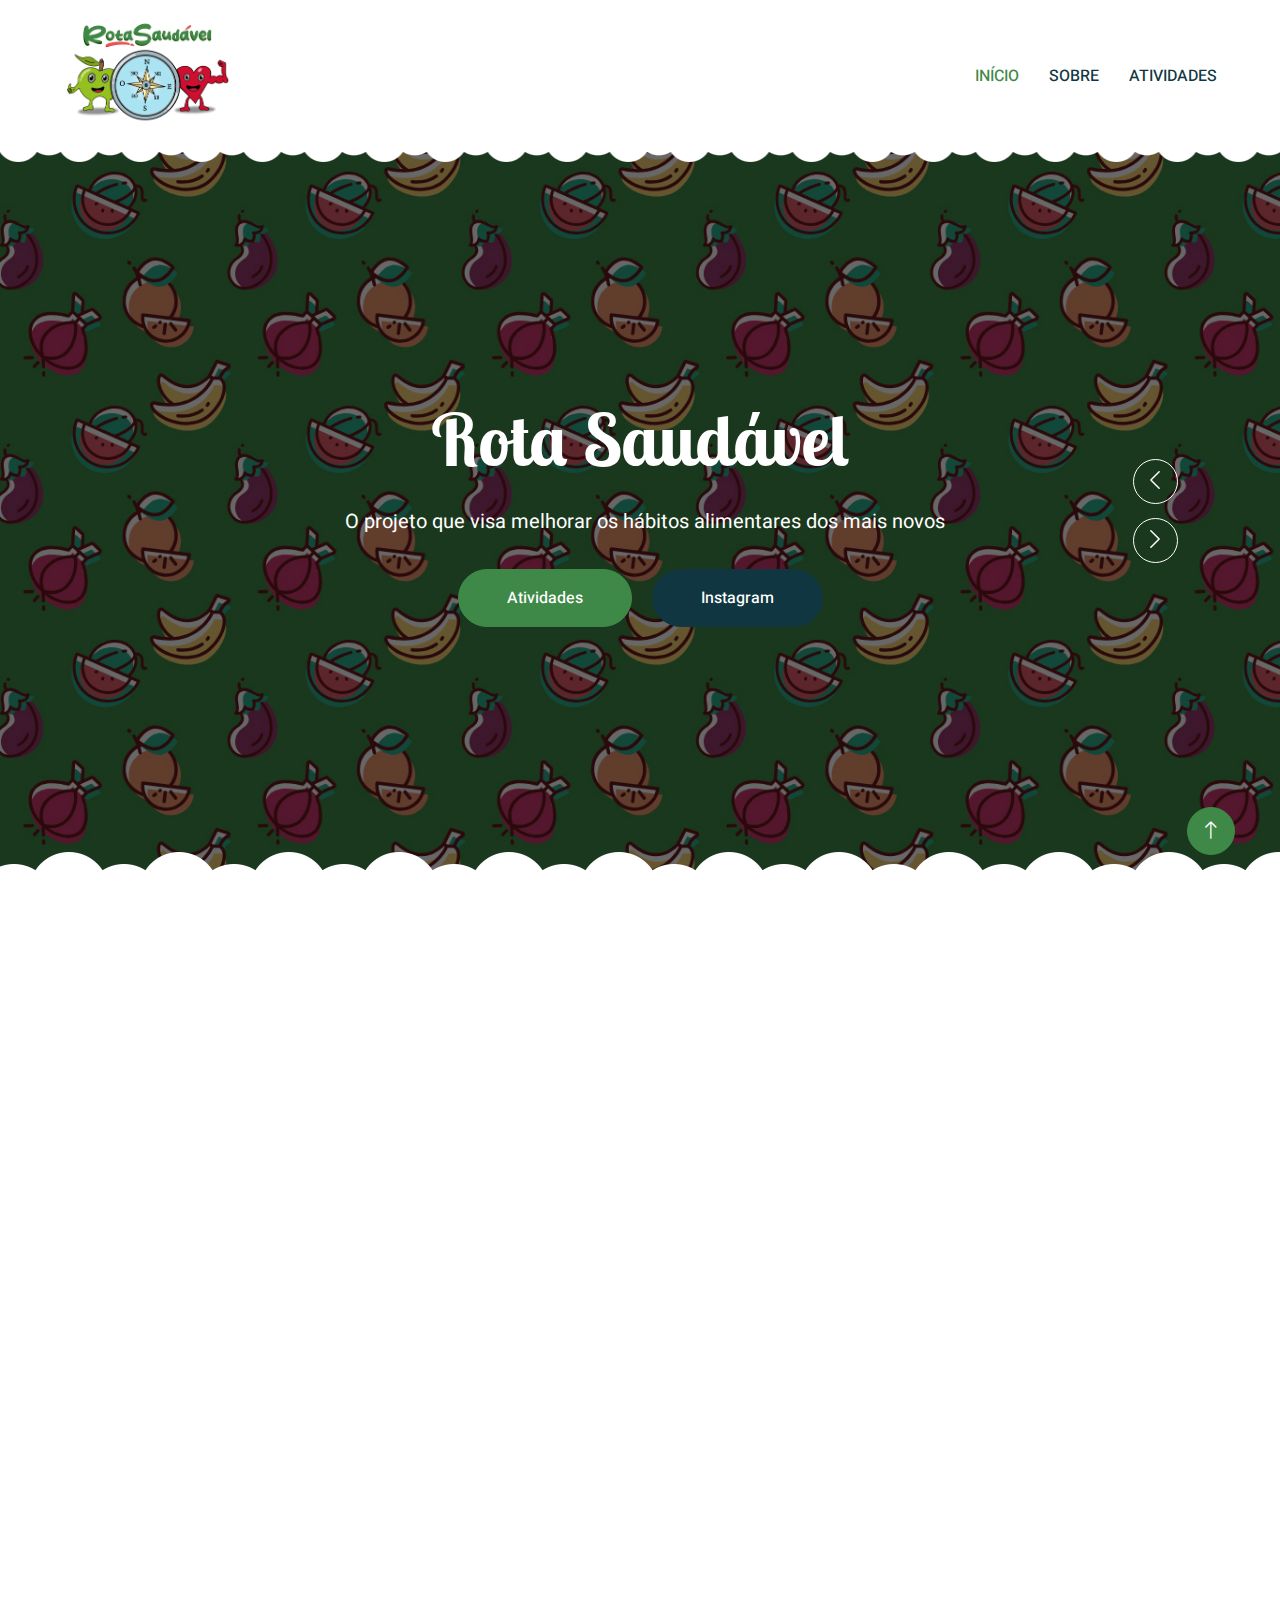
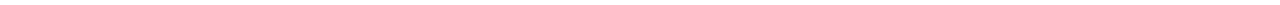
<file: index.html>
<!DOCTYPE html>
<html lang="en">

<head>
    <meta charset="utf-8">
    <title>Rota Saudável</title>
    <meta content="width=device-width, initial-scale=1.0" name="viewport">
    <meta content="" name="keywords">
    <meta content="" name="description">

    <!-- Favicon -->
    <link href="img/favicon.ico" rel="icon">

    <!-- Google Web Fonts -->
    <link rel="preconnect" href="https://fonts.googleapis.com">
    <link rel="preconnect" href="https://fonts.gstatic.com" crossorigin>
    <link href="https://fonts.googleapis.com/css2?family=Heebo:wght@400;500;600&family=Inter:wght@600&family=Lobster+Two:wght@700&display=swap" rel="stylesheet">
    
    <!-- Icon Font Stylesheet -->
    <link href="https://cdnjs.cloudflare.com/ajax/libs/font-awesome/5.10.0/css/all.min.css" rel="stylesheet">
    <link href="https://cdn.jsdelivr.net/npm/bootstrap-icons@1.4.1/font/bootstrap-icons.css" rel="stylesheet">

    <!-- Libraries Stylesheet -->
    <link href="lib/animate/animate.min.css" rel="stylesheet">
    <link href="lib/owlcarousel/assets/owl.carousel.min.css" rel="stylesheet">

    <!-- Customized Bootstrap Stylesheet -->
    <link href="css/bootstrap.min.css" rel="stylesheet">

    <!-- Template Stylesheet -->
    <link href="css/style.css" rel="stylesheet">
</head>

<body>
    <div class="container-xxl bg-white p-0">
        <!-- Spinner Start -->
        <div id="spinner" class="show bg-white position-fixed translate-middle w-100 vh-100 top-50 start-50 d-flex align-items-center justify-content-center">
            <div class="spinner-border text-primary" style="width: 3rem; height: 3rem;" role="status">
                <span class="sr-only">Loading...</span>
            </div>
        </div>
        <!-- Spinner End -->


        <!-- Navbar Start -->
        <nav class="navbar navbar-expand-lg bg-white navbar-light sticky-top px-4 px-lg-5 py-lg-0">
            <a href="index.html" class="navbar-brand">
                <h1 class="m-0 text-primary"><img src="img/LogoRotaSaudavel.png" width="200px"></h1>
            </a>
            <button type="button" class="navbar-toggler" data-bs-toggle="collapse" data-bs-target="#navbarCollapse">
                <span class="navbar-toggler-icon"></span>
            </button>
            <div class="collapse navbar-collapse float-right" id="navbarCollapse">
                <div class="navbar-nav" style="margin-left: auto;">
                    <a href="index.html" class="nav-item nav-link active">INÍCIO</a>
                    <a href="sobre.html" class="nav-item nav-link">SOBRE</a>
                    <a href="atividades.html" class="nav-item nav-link">ATIVIDADES</a>
                </div>
            </div>
        </nav>
        <!-- Navbar End -->


        <!-- Carousel Start -->
        <div class="container-fluid p-0 mb-5">
            <div class="owl-carousel header-carousel position-relative">
                <div class="owl-carousel-item position-relative">
                    <img class="img-fluid" src="img/carousel-1.jpg" alt="">
                    <div class="position-absolute top-0 start-0 w-100 h-100 d-flex align-items-center" style="background: rgba(0, 0, 0, .2);">
                        <div class="container">
                            <div class="row justify-content-center">
                                <div class="col-10 col-lg-8 text-center">
                                    <h1 class="display-2 text-white animated slideInDown mb-4">Rota Saudável</h1>
                                    <p class="fs-5 fw-medium text-white mb-4 pb-2">&ensp;O projeto que visa melhorar os hábitos alimentares dos mais novos</p>
                                    <a href="atividades.html" class="btn btn-primary rounded-pill py-sm-3 px-sm-5 me-3 animated slideInLeft">Atividades</a>
                                    <a href="https://www.instagram.com/rotasaudavel_pt/" target="_blank" class="btn btn-dark rounded-pill py-sm-3 px-sm-5 animated slideInRight">Instagram</a>
                                </div>
                            </div>
                        </div>
                    </div>
                </div>
                <div class="owl-carousel-item position-relative">
                    <img class="img-fluid" src="img/carousel-2.jpg" alt="">
                    <div class="position-absolute top-0 start-0 w-100 h-100 d-flex align-items-center" style="background: rgba(0, 0, 0, .2);">
                        <div class="container">
                            <div class="row justify-content-center">
                                <div class="col-10 col-lg-8 text-center">
                                    <h1 class="display-2 text-white animated slideInDown mb-4">Atividades</h1>
                                    <p class="fs-5 fw-medium text-white mb-4 pb-2">&ensp;A Rota Saudável realiza atividades com o propósito de ajudar crianças a terem conhecimento de hábitos saudáveis através de uma aprendizagem lúdica</p>
                                    <a href="atividades.html" class="btn btn-primary rounded-pill py-sm-3 px-sm-5 me-3 animated slideInLeft">Atividades</a>
                                    <a href="https://www.instagram.com/rotasaudavel_pt/" target="_blank" class="btn btn-dark rounded-pill py-sm-3 px-sm-5 animated slideInRight">Instagram</a>
                                </div>
                            </div>
                        </div>
                    </div>
                </div>
            </div>
        </div>
        <!-- Carousel End -->

        <!-- Facilities Start -->
        <div class="container-xxl py-5">
            <div class="container">
                <div class="text-center mx-auto mb-5 wow fadeInUp" data-wow-delay="0.1s" style="max-width: 600px;">
                    <h1 class="mb-3">Objetivos Principais do Projeto</h1>
                </div>
                <div class="row g-4">
                    <div class="col-lg-3 col-sm-6 wow fadeInUp" data-wow-delay="0.3s">
                        <div class="facility-item">
                            <div class="facility-icon bg-danger">
                                <span class="bg-danger"></span>
                                <i class="fas fa-first-aid fa-3x text-danger"></i>
                                <span class="bg-danger"></span>
                            </div>
                            <div class="facility-text bg-danger">
                                <h3 class="text-danger mb-3">Melhorar o estado nutricional das crianças</h3>
                            </div>
                        </div>
                    </div>
                    <div class="col-lg-3 col-sm-6 wow fadeInUp" data-wow-delay="0.3s">
                        <div class="facility-item">
                            <div class="facility-icon bg-success">
                                <span class="bg-success"></span>
                                <i class="fas fa-carrot fa-3x text-success"></i>
                                <span class="bg-success"></span>
                            </div>
                            <div class="facility-text bg-success">
                                <h3 class="text-success mb-3">Melhorar os hábitos alimentares das crianças</h3>
                            </div>
                        </div>
                    </div>
                    <div class="col-lg-3 col-sm-6 wow fadeInUp" data-wow-delay="0.5s">
                        <div class="facility-item">
                            <div class="facility-icon bg-warning">
                                <span class="bg-warning"></span>
                                <i class="fas fa-chalkboard-teacher fa-3x text-warning"></i>
                                <span class="bg-warning"></span>
                            </div>
                            <div class="facility-text bg-warning">
                                <h3 class="text-warning mb-3">Aprendizagem de forma lúdica</h3>
                            </div>
                        </div>
                    </div>
                    <div class="col-lg-3 col-sm-6 wow fadeInUp" data-wow-delay="0.7s">
                        <div class="facility-item">
                            <div class="facility-icon bg-info">
                                <span class="bg-info"></span>
                                <i class="fas fa-running fa-3x text-info"></i>
                                <span class="bg-info"></span>
                            </div>
                            <div class="facility-text bg-info">
                                <h3 class="text-info mb-3">Promover a atividade física</h3>
                            </div>
                        </div>
                    </div>
                </div>
            </div>
        </div>
        <!-- Facilities End -->

        <!-- Footer Start -->
        <div class="container-fluid bg-dark text-white-50 footer mt-5 wow fadeIn" data-wow-delay="0.1s">
            <div class="container">
                <div class="copyright">
                    <div class="row">
                        <div class="col-md-6 text-center text-md-start mb-3 mb-md-0">
                            &copy; 2024 Rota Saudável. Todos os direitos reservados. 
							<!--/*** This template is free as long as you keep the footer author’s credit link/attribution link/backlink. If you'd like to use the template without the footer author’s credit link/attribution link/backlink, you can purchase the Credit Removal License from "https://htmlcodex.com/credit-removal". Thank you for your support. ***/-->
							Template por <a class="border-bottom" href="https://htmlcodex.com" target="_blank">HTML Codex</a>
                            <br>Feito por: <a class="border-bottom" href="https://github.com/DiogoFerreiraAlves02" target="_blank">Diogo Alves</a> & <a class="border-bottom" href="https://www.instagram.com/brunoalves_40/" target="_blank">Bruno Alves</a>
                        </div>
                    </div>
                </div>
            </div>
        </div>
        <!-- Footer End -->

        <!-- Back to Top -->
        <a href="#" class="btn btn-lg btn-primary btn-lg-square back-to-top"><i class="bi bi-arrow-up"></i></a>
    </div>

    <!-- JavaScript Libraries -->
    <script src="https://code.jquery.com/jquery-3.4.1.min.js"></script>
    <script src="https://cdn.jsdelivr.net/npm/bootstrap@5.0.0/dist/js/bootstrap.bundle.min.js"></script>
    <script src="lib/wow/wow.min.js"></script>
    <script src="lib/easing/easing.min.js"></script>
    <script src="lib/waypoints/waypoints.min.js"></script>
    <script src="lib/owlcarousel/owl.carousel.min.js"></script>

    <!-- Template Javascript -->
    <script src="js/main.js"></script>
</body>

</html>
</file>
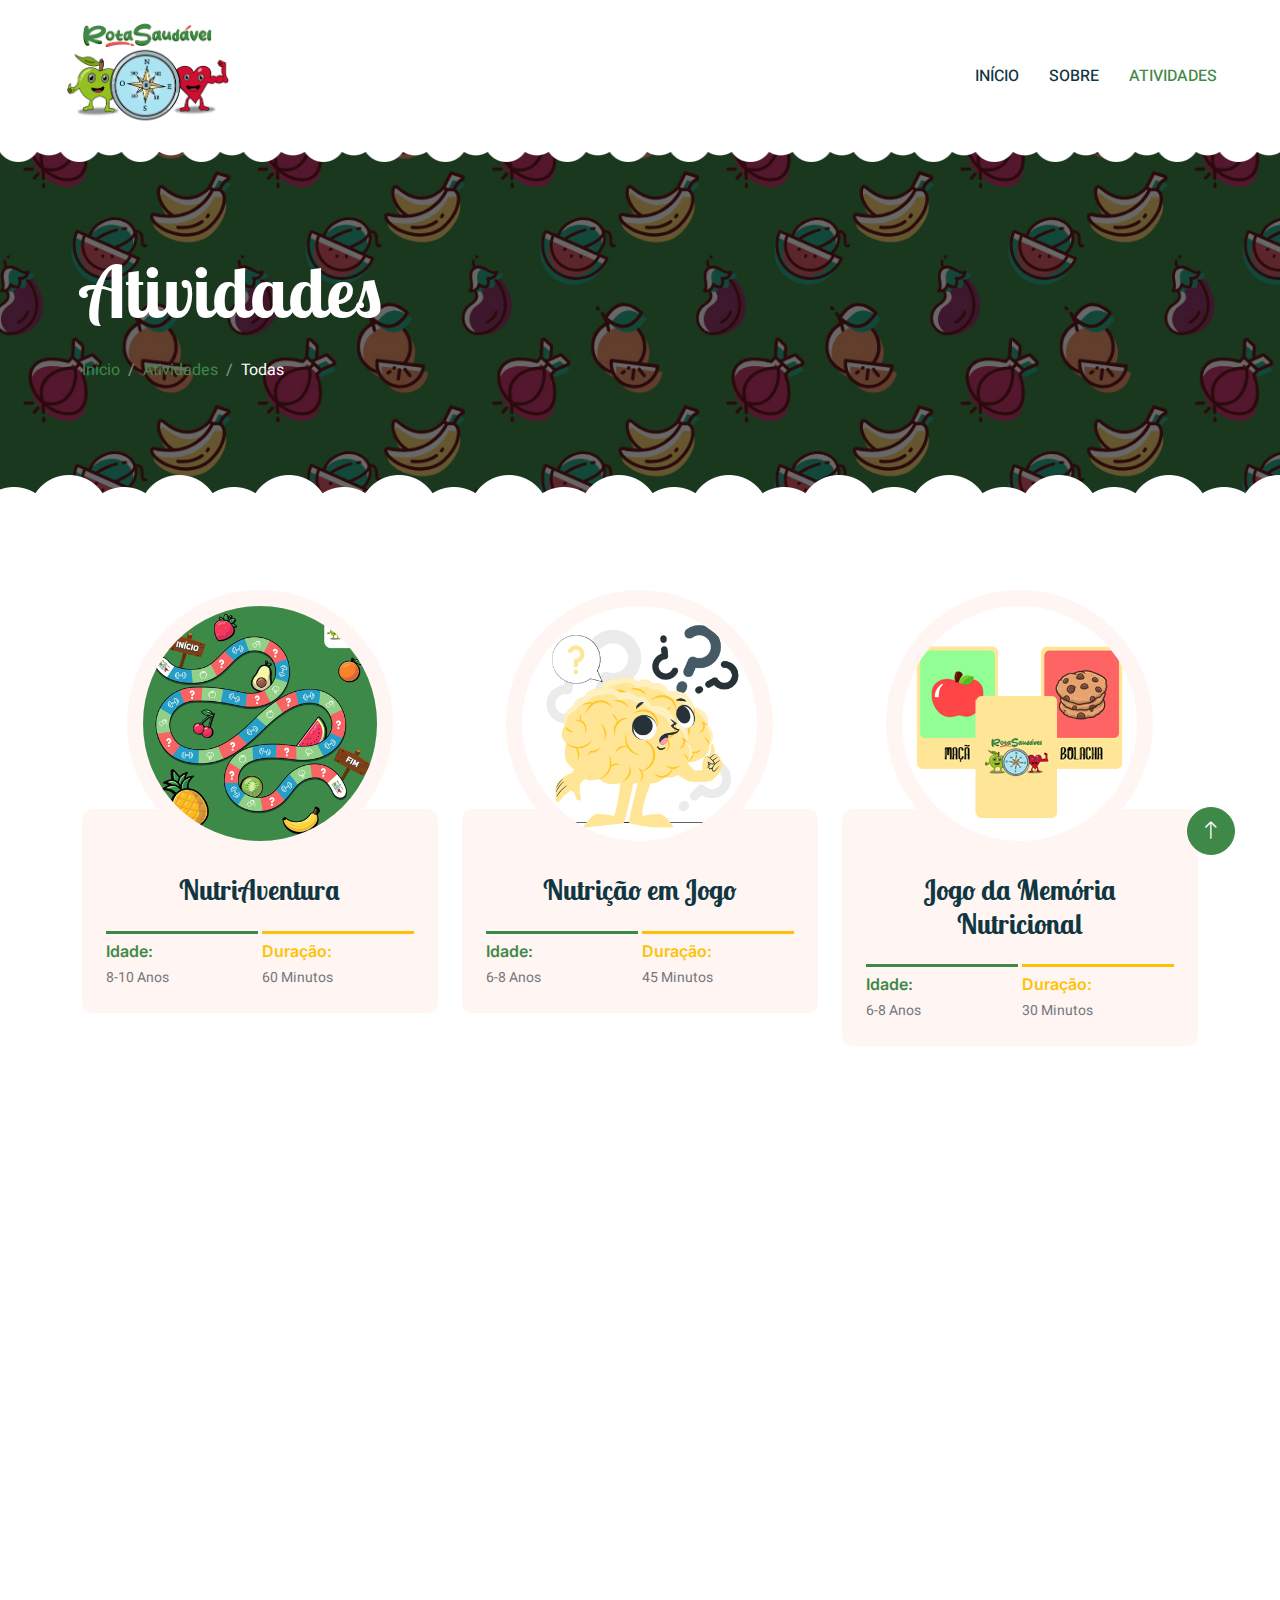
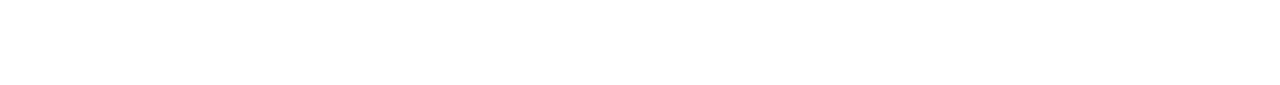
<file: atividades.html>
<!DOCTYPE html>
<html lang="en">

<head>
    <meta charset="utf-8">
    <title>Rota Saudável - Atividades</title>
    <meta content="width=device-width, initial-scale=1.0" name="viewport">
    <meta content="" name="keywords">
    <meta content="" name="description">

    <!-- Favicon -->
    <link href="img/favicon.ico" rel="icon">

    <!-- Google Web Fonts -->
    <link rel="preconnect" href="https://fonts.googleapis.com">
    <link rel="preconnect" href="https://fonts.gstatic.com" crossorigin>
    <link href="https://fonts.googleapis.com/css2?family=Heebo:wght@400;500;600&family=Inter:wght@600&family=Lobster+Two:wght@700&display=swap" rel="stylesheet">
    
    <!-- Icon Font Stylesheet -->
    <link href="https://cdnjs.cloudflare.com/ajax/libs/font-awesome/5.10.0/css/all.min.css" rel="stylesheet">
    <link href="https://cdn.jsdelivr.net/npm/bootstrap-icons@1.4.1/font/bootstrap-icons.css" rel="stylesheet">

    <!-- Libraries Stylesheet -->
    <link href="lib/animate/animate.min.css" rel="stylesheet">
    <link href="lib/owlcarousel/assets/owl.carousel.min.css" rel="stylesheet">

    <!-- Customized Bootstrap Stylesheet -->
    <link href="css/bootstrap.min.css" rel="stylesheet">

    <!-- Template Stylesheet -->
    <link href="css/style.css" rel="stylesheet">
</head>

<body>
    <div class="container-xxl bg-white p-0">
        <!-- Spinner Start -->
        <div id="spinner" class="show bg-white position-fixed translate-middle w-100 vh-100 top-50 start-50 d-flex align-items-center justify-content-center">
            <div class="spinner-border text-primary" style="width: 3rem; height: 3rem;" role="status">
                <span class="sr-only">Loading...</span>
            </div>
        </div>
        <!-- Spinner End -->


        <!-- Navbar Start -->
        <nav class="navbar navbar-expand-lg bg-white navbar-light sticky-top px-4 px-lg-5 py-lg-0">
            <a href="index.html" class="navbar-brand">
                <h1 class="m-0 text-primary"><img src="img/LogoRotaSaudavel.png" width="200px"></h1>
            </a>
            <button type="button" class="navbar-toggler" data-bs-toggle="collapse" data-bs-target="#navbarCollapse">
                <span class="navbar-toggler-icon"></span>
            </button>
            <div class="collapse navbar-collapse float-right" id="navbarCollapse">
                <div class="navbar-nav" style="margin-left: auto;">
                    <a href="index.html" class="nav-item nav-link">INÍCIO</a>
                    <a href="sobre.html" class="nav-item nav-link">SOBRE</a>
                    <a href="atividades.html" class="nav-item nav-link active">ATIVIDADES</a>
                </div>
            </div>
        </nav>
        <!-- Navbar End -->

        <!-- Page Header End -->
        <div class="container-xxl py-5 page-header position-relative mb-5">
            <div class="container py-5">
                <h1 class="display-2 text-white animated slideInDown mb-4">Atividades</h1>
                <nav aria-label="breadcrumb animated slideInDown">
                    <ol class="breadcrumb">
                        <li class="breadcrumb-item"><a href="index.html">Início</a></li>
                        <li class="breadcrumb-item"><a href="atividades.html">Atividades</a></li>
                        <li class="breadcrumb-item text-white active" aria-current="page">Todas</li>
                    </ol>
                </nav>
            </div>
        </div>
        <!-- Page Header End -->

        <!-- Classes Start -->
        <div class="container-xxl py-5">
            <div class="container">
                <div class="row g-4">
                    <div class="col-lg-4 col-md-6 wow fadeInUp" data-wow-delay="0.1s">
                        <div class="classes-item">
                            <div class="bg-light rounded-circle w-75 mx-auto p-3">
                                <img class="img-fluid rounded-circle" src="img/atividades-6.png" alt="">
                            </div>
                            <div class="bg-light rounded p-4 pt-5 mt-n5">
                                <a class="d-block text-center h3 mt-3 mb-4" href="nutriaventura.html">NutriAventura</a>
                                <div class="row g-1">
                                    <div class="col-6">
                                        <div class="border-top border-3 border-primary pt-2">
                                            <h6 class="text-primary mb-1">Idade:</h6>
                                            <small>8-10 Anos</small>
                                        </div>
                                    </div>
                                    <div class="col-6">
                                        <div class="border-top border-3 border-warning pt-2">
                                            <h6 class="text-warning mb-1">Duração:</h6>
                                            <small>60 Minutos</small>
                                        </div>
                                    </div>
                                </div>
                            </div>
                        </div>
                    </div>
                    <div class="col-lg-4 col-md-6 wow fadeInUp" data-wow-delay="0.1s">
                        <div class="classes-item">
                            <div class="bg-light rounded-circle w-75 mx-auto p-3">
                                <img class="img-fluid rounded-circle" src="img/atividades-4.png" alt="">
                            </div>
                            <div class="bg-light rounded p-4 pt-5 mt-n5">
                                <a class="d-block text-center h3 mt-3 mb-4" href="nutricaoemjogo.html">Nutrição em Jogo</a>
                                <div class="row g-1">
                                    <div class="col-6">
                                        <div class="border-top border-3 border-primary pt-2">
                                            <h6 class="text-primary mb-1">Idade:</h6>
                                            <small>6-8 Anos</small>
                                        </div>
                                    </div>
                                    <div class="col-6">
                                        <div class="border-top border-3 border-warning pt-2">
                                            <h6 class="text-warning mb-1">Duração:</h6>
                                            <small>45 Minutos</small>
                                        </div>
                                    </div>
                                </div>
                            </div>
                        </div>
                    </div>
                    <div class="col-lg-4 col-md-6 wow fadeInUp" data-wow-delay="0.1s">
                        <div class="classes-item">
                            <div class="bg-light rounded-circle w-75 mx-auto p-3">
                                <img class="img-fluid rounded-circle" src="img/atividades-5.png" alt="">
                            </div>
                            <div class="bg-light rounded p-4 pt-5 mt-n5">
                                <a class="d-block text-center h3 mt-3 mb-4" href="jogomemoria.html">Jogo da Memória Nutricional</a>
                                <div class="row g-1">
                                    <div class="col-6">
                                        <div class="border-top border-3 border-primary pt-2">
                                            <h6 class="text-primary mb-1">Idade:</h6>
                                            <small>6-8 Anos</small>
                                        </div>
                                    </div>
                                    <div class="col-6">
                                        <div class="border-top border-3 border-warning pt-2">
                                            <h6 class="text-warning mb-1">Duração:</h6>
                                            <small>30 Minutos</small>
                                        </div>
                                    </div>
                                </div>
                            </div>
                        </div>
                    </div>
                    <div class="col-lg-4 col-md-6 wow fadeInUp" data-wow-delay="0.1s">
                        <div class="classes-item">
                            <div class="bg-light rounded-circle w-75 mx-auto p-3">
                                <img class="img-fluid rounded-circle" src="img/atividades-2.png">
                            </div>
                            <div class="bg-light rounded p-4 pt-5 mt-n5">
                                <a class="d-block text-center h3 mt-3 mb-4" href="cultivandosabores.html">Cultivando Sabores</a>
                                <div class="row g-1">
                                    <div class="col-6">
                                        <div class="border-top border-3 border-primary pt-2">
                                            <h6 class="text-primary mb-1">Idade:</h6>
                                            <small>6-10 Anos</small>
                                        </div>
                                    </div>
                                    <div class="col-6">
                                        <div class="border-top border-3 border-warning pt-2">
                                            <h6 class="text-warning mb-1">Duração:</h6>
                                            <small>45 Minutos</small>
                                        </div>
                                    </div>
                                </div>
                            </div>
                        </div>
                    </div>
                    <div class="col-lg-4 col-md-6 wow fadeInUp" data-wow-delay="0.1s">
                        <div class="classes-item">
                            <div class="bg-light rounded-circle w-75 mx-auto p-3">
                                <img class="img-fluid rounded-circle" src="img/atividades-3.png" alt="">
                            </div>
                            <div class="bg-light rounded p-4 pt-5 mt-n5">
                                <a class="d-block text-center h3 mt-3 mb-4" href="saboresocultos.html">Sabores Ocultos</a>
                                <div class="row g-1">
                                    <div class="col-6">
                                        <div class="border-top border-3 border-primary pt-2">
                                            <h6 class="text-primary mb-1">Idade:</h6>
                                            <small>6-10 Anos</small>
                                        </div>
                                    </div>
                                    <div class="col-6">
                                        <div class="border-top border-3 border-warning pt-2">
                                            <h6 class="text-warning mb-1">Duração:</h6>
                                            <small>30 Minutos</small>
                                        </div>
                                    </div>
                                </div>
                            </div>
                        </div>
                    </div>
                    <div class="col-lg-4 col-md-6 wow fadeInUp" data-wow-delay="0.1s">
                        <div class="classes-item">
                            <div class="bg-light rounded-circle w-75 mx-auto p-3">
                                <img class="img-fluid rounded-circle" src="img/atividades-1.png" alt="">
                            </div>
                            <div class="bg-light rounded p-4 pt-5 mt-n5">
                                <a class="d-block text-center h3 mt-3 mb-4" href="snacksdobem.html">Snacks do Bem</a>
                                <div class="row g-1">
                                    <div class="col-6">
                                        <div class="border-top border-3 border-primary pt-2">
                                            <h6 class="text-primary mb-1">Idade:</h6>
                                            <small>6-10 Anos</small>
                                        </div>
                                    </div>
                                    <div class="col-6">
                                        <div class="border-top border-3 border-warning pt-2">
                                            <h6 class="text-warning mb-1">Duração:</h6>
                                            <small>45 Minutos</small>
                                        </div>
                                    </div>
                                </div>
                            </div>
                        </div>
                    </div>

                </div>
            </div>
        </div>
        <!-- Classes End -->

        <!-- Footer Start -->
        <div class="container-fluid bg-dark text-white-50 footer mt-5 wow fadeIn" data-wow-delay="0.1s">
            <div class="container">
                <div class="copyright">
                    <div class="row">
                        <div class="col-md-6 text-center text-md-start mb-3 mb-md-0">
                            &copy; 2024 Rota Saudável. Todos os direitos reservados. 
							<!--/*** This template is free as long as you keep the footer author’s credit link/attribution link/backlink. If you'd like to use the template without the footer author’s credit link/attribution link/backlink, you can purchase the Credit Removal License from "https://htmlcodex.com/credit-removal". Thank you for your support. ***/-->
							Template por <a class="border-bottom" href="https://htmlcodex.com" target="_blank">HTML Codex</a>
                            <br>Feito por: <a class="border-bottom" href="https://github.com/DiogoFerreiraAlves02" target="_blank">Diogo Alves</a> & <a class="border-bottom" href="https://www.instagram.com/brunoalves_40/" target="_blank">Bruno Alves</a>
                        </div>
                    </div>
                </div>
            </div>
        </div>
        <!-- Footer End -->

        <!-- Back to Top -->
        <a href="#" class="btn btn-lg btn-primary btn-lg-square back-to-top"><i class="bi bi-arrow-up"></i></a>
    </div>

    <!-- JavaScript Libraries -->
    <script src="https://code.jquery.com/jquery-3.4.1.min.js"></script>
    <script src="https://cdn.jsdelivr.net/npm/bootstrap@5.0.0/dist/js/bootstrap.bundle.min.js"></script>
    <script src="lib/wow/wow.min.js"></script>
    <script src="lib/easing/easing.min.js"></script>
    <script src="lib/waypoints/waypoints.min.js"></script>
    <script src="lib/owlcarousel/owl.carousel.min.js"></script>

    <!-- Template Javascript -->
    <script src="js/main.js"></script>
</body>

</html>
</file>
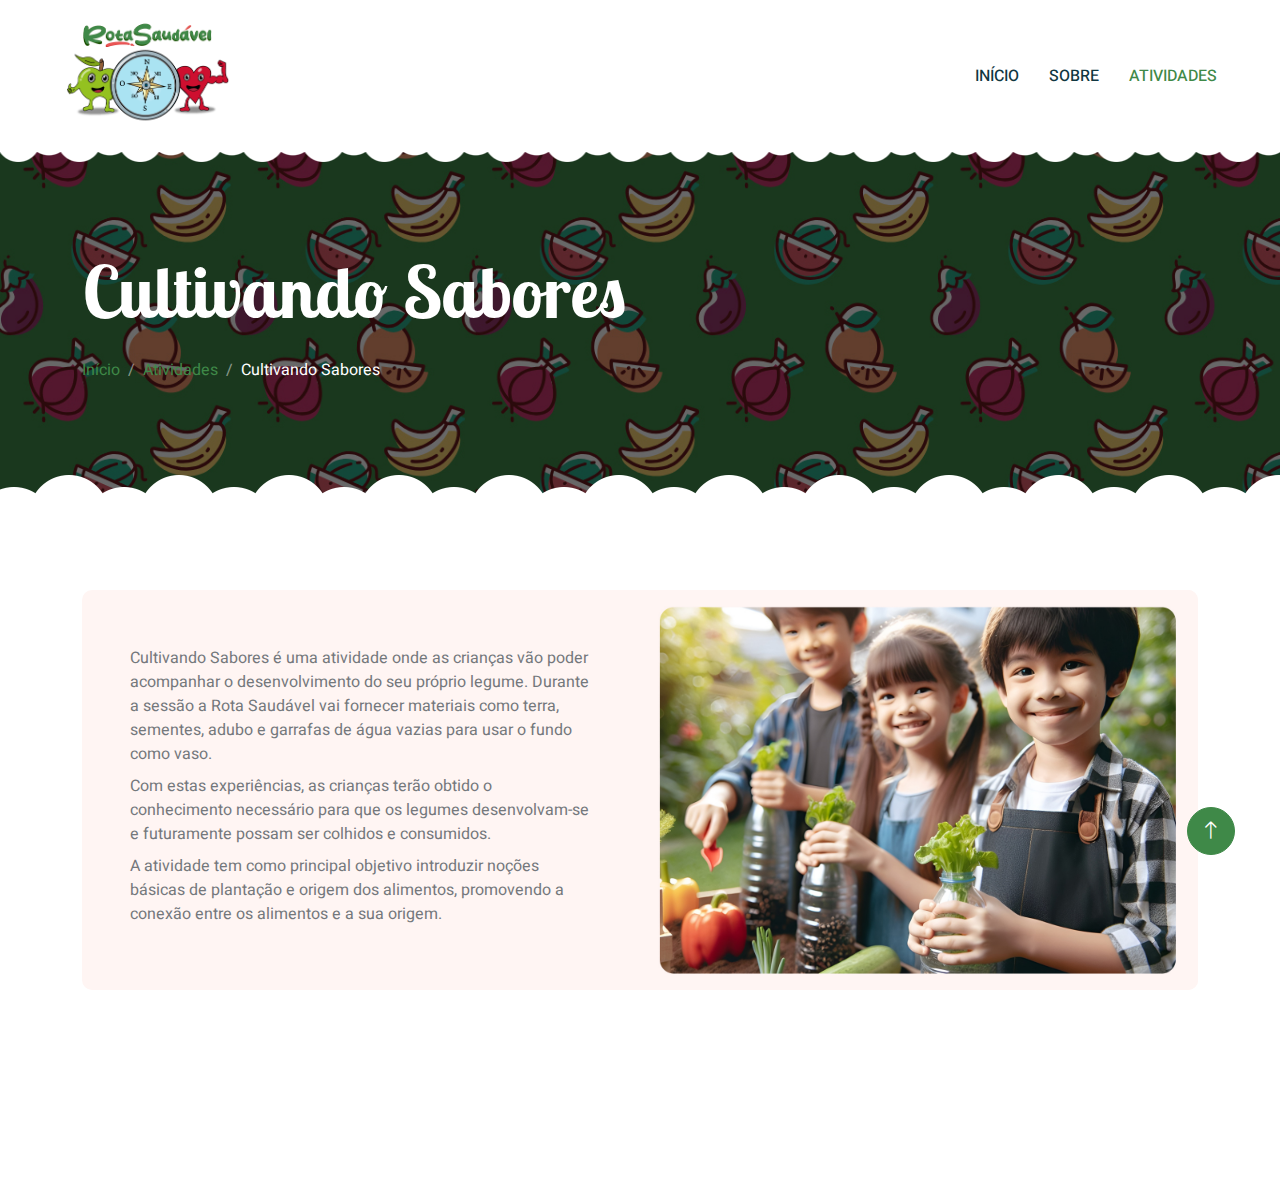
<file: cultivandosabores.html>
<!DOCTYPE html>
<html lang="en">

<head>
    <meta charset="utf-8">
    <title>Rota Saudável - Cultivando Sabores</title>
    <meta content="width=device-width, initial-scale=1.0" name="viewport">
    <meta content="" name="keywords">
    <meta content="" name="description">

    <!-- Favicon -->
    <link href="img/favicon.ico" rel="icon">

    <!-- Google Web Fonts -->
    <link rel="preconnect" href="https://fonts.googleapis.com">
    <link rel="preconnect" href="https://fonts.gstatic.com" crossorigin>
    <link href="https://fonts.googleapis.com/css2?family=Heebo:wght@400;500;600&family=Inter:wght@600&family=Lobster+Two:wght@700&display=swap" rel="stylesheet">
    
    <!-- Icon Font Stylesheet -->
    <link href="https://cdnjs.cloudflare.com/ajax/libs/font-awesome/5.10.0/css/all.min.css" rel="stylesheet">
    <link href="https://cdn.jsdelivr.net/npm/bootstrap-icons@1.4.1/font/bootstrap-icons.css" rel="stylesheet">

    <!-- Libraries Stylesheet -->
    <link href="lib/animate/animate.min.css" rel="stylesheet">
    <link href="lib/owlcarousel/assets/owl.carousel.min.css" rel="stylesheet">

    <!-- Customized Bootstrap Stylesheet -->
    <link href="css/bootstrap.min.css" rel="stylesheet">

    <!-- Template Stylesheet -->
    <link href="css/style.css" rel="stylesheet">
</head>

<body>
    <div class="container-xxl bg-white p-0">
        <!-- Spinner Start -->
        <div id="spinner" class="show bg-white position-fixed translate-middle w-100 vh-100 top-50 start-50 d-flex align-items-center justify-content-center">
            <div class="spinner-border text-primary" style="width: 3rem; height: 3rem;" role="status">
                <span class="sr-only">Loading...</span>
            </div>
        </div>
        <!-- Spinner End -->


        <!-- Navbar Start -->
        <nav class="navbar navbar-expand-lg bg-white navbar-light sticky-top px-4 px-lg-5 py-lg-0">
            <a href="index.html" class="navbar-brand">
                <h1 class="m-0 text-primary"><img src="img/LogoRotaSaudavel.png" width="200px"></h1>
            </a>
            <button type="button" class="navbar-toggler" data-bs-toggle="collapse" data-bs-target="#navbarCollapse">
                <span class="navbar-toggler-icon"></span>
            </button>
            <div class="collapse navbar-collapse float-right" id="navbarCollapse">
                <div class="navbar-nav" style="margin-left: auto;">
                    <a href="index.html" class="nav-item nav-link">INÍCIO</a>
                    <a href="sobre.html" class="nav-item nav-link">SOBRE</a>
                    <a href="atividades.html" class="nav-item nav-link active">ATIVIDADES</a>
                </div>
            </div>
        </nav>
        <!-- Navbar End -->

        <!-- Page Header End -->
        <div class="container-xxl py-5 page-header position-relative mb-5">
            <div class="container py-5">
                <h1 class="display-2 text-white animated slideInDown mb-4">Cultivando Sabores</h1>
                <nav aria-label="breadcrumb animated slideInDown">
                    <ol class="breadcrumb">
                        <li class="breadcrumb-item"><a href="index.html">Início</a></li>
                        <li class="breadcrumb-item"><a href="atividades.html">Atividades</a></li>
                        <li class="breadcrumb-item text-white active" aria-current="page">Cultivando Sabores</li>
                    </ol>
                </nav>
            </div>
        </div>
        <!-- Page Header End -->

        <!-- Call To Action Start -->
        <div class="container-xxl py-5">
            <div class="container">
                <div class="bg-light rounded">
                    <div class="row g-0">
                        <div class="col-lg-6 wow fadeIn" data-wow-delay="0.5s">
                            <div class="h-100 d-flex flex-column justify-content-center p-5">
                                <p class="mb-2 text-justify">Cultivando Sabores é uma atividade onde as crianças vão poder acompanhar o desenvolvimento do seu próprio legume. Durante a sessão a Rota Saudável vai fornecer materiais como terra, sementes, adubo e garrafas de água vazias para usar o fundo como vaso. 
                                </p>
                                <p class="mb-2 text-justify">
                                    Com estas experiências, as crianças terão obtido o conhecimento necessário para que os legumes desenvolvam-se e futuramente possam ser colhidos e consumidos.
                                </p>
                                <p class="mb-2 text-justify">
                                    A atividade tem como principal objetivo introduzir noções básicas de plantação e origem dos alimentos, promovendo a conexão entre os alimentos e a sua origem.
                                </p>
                            </div>
                        </div>
                        <div class="col-lg-6 wow fadeIn" data-wow-delay="0.1s" style="min-height: 400px;">
                            <div class="position-relative h-100">
                                <img class="position-absolute w-100 h-100 rounded" src="img/cultivandosabores.jpg" style="object-fit: cover;">
                            </div>
                        </div>
                    </div>
                </div>
            </div>
        </div>
        <!-- Call To Action End -->

        <!-- Footer Start -->
        <div class="container-fluid bg-dark text-white-50 footer mt-5 wow fadeIn" data-wow-delay="0.1s">
            <div class="container">
                <div class="copyright">
                    <div class="row">
                        <div class="col-md-6 text-center text-md-start mb-3 mb-md-0">
                            &copy; 2024 Rota Saudável. Todos os direitos reservados. 
							<!--/*** This template is free as long as you keep the footer author’s credit link/attribution link/backlink. If you'd like to use the template without the footer author’s credit link/attribution link/backlink, you can purchase the Credit Removal License from "https://htmlcodex.com/credit-removal". Thank you for your support. ***/-->
							Template por <a class="border-bottom" href="https://htmlcodex.com" target="_blank">HTML Codex</a>
                            <br>Feito por: <a class="border-bottom" href="https://github.com/DiogoFerreiraAlves02" target="_blank">Diogo Alves</a> & <a class="border-bottom" href="https://www.instagram.com/brunoalves_40/" target="_blank">Bruno Alves</a>
                        </div>
                    </div>
                </div>
            </div>
        </div>
        <!-- Footer End -->

        <!-- Back to Top -->
        <a href="#" class="btn btn-lg btn-primary btn-lg-square back-to-top"><i class="bi bi-arrow-up"></i></a>
    </div>

    <!-- JavaScript Libraries -->
    <script src="https://code.jquery.com/jquery-3.4.1.min.js"></script>
    <script src="https://cdn.jsdelivr.net/npm/bootstrap@5.0.0/dist/js/bootstrap.bundle.min.js"></script>
    <script src="lib/wow/wow.min.js"></script>
    <script src="lib/easing/easing.min.js"></script>
    <script src="lib/waypoints/waypoints.min.js"></script>
    <script src="lib/owlcarousel/owl.carousel.min.js"></script>

    <!-- Template Javascript -->
    <script src="js/main.js"></script>
</body>

</html>
</file>
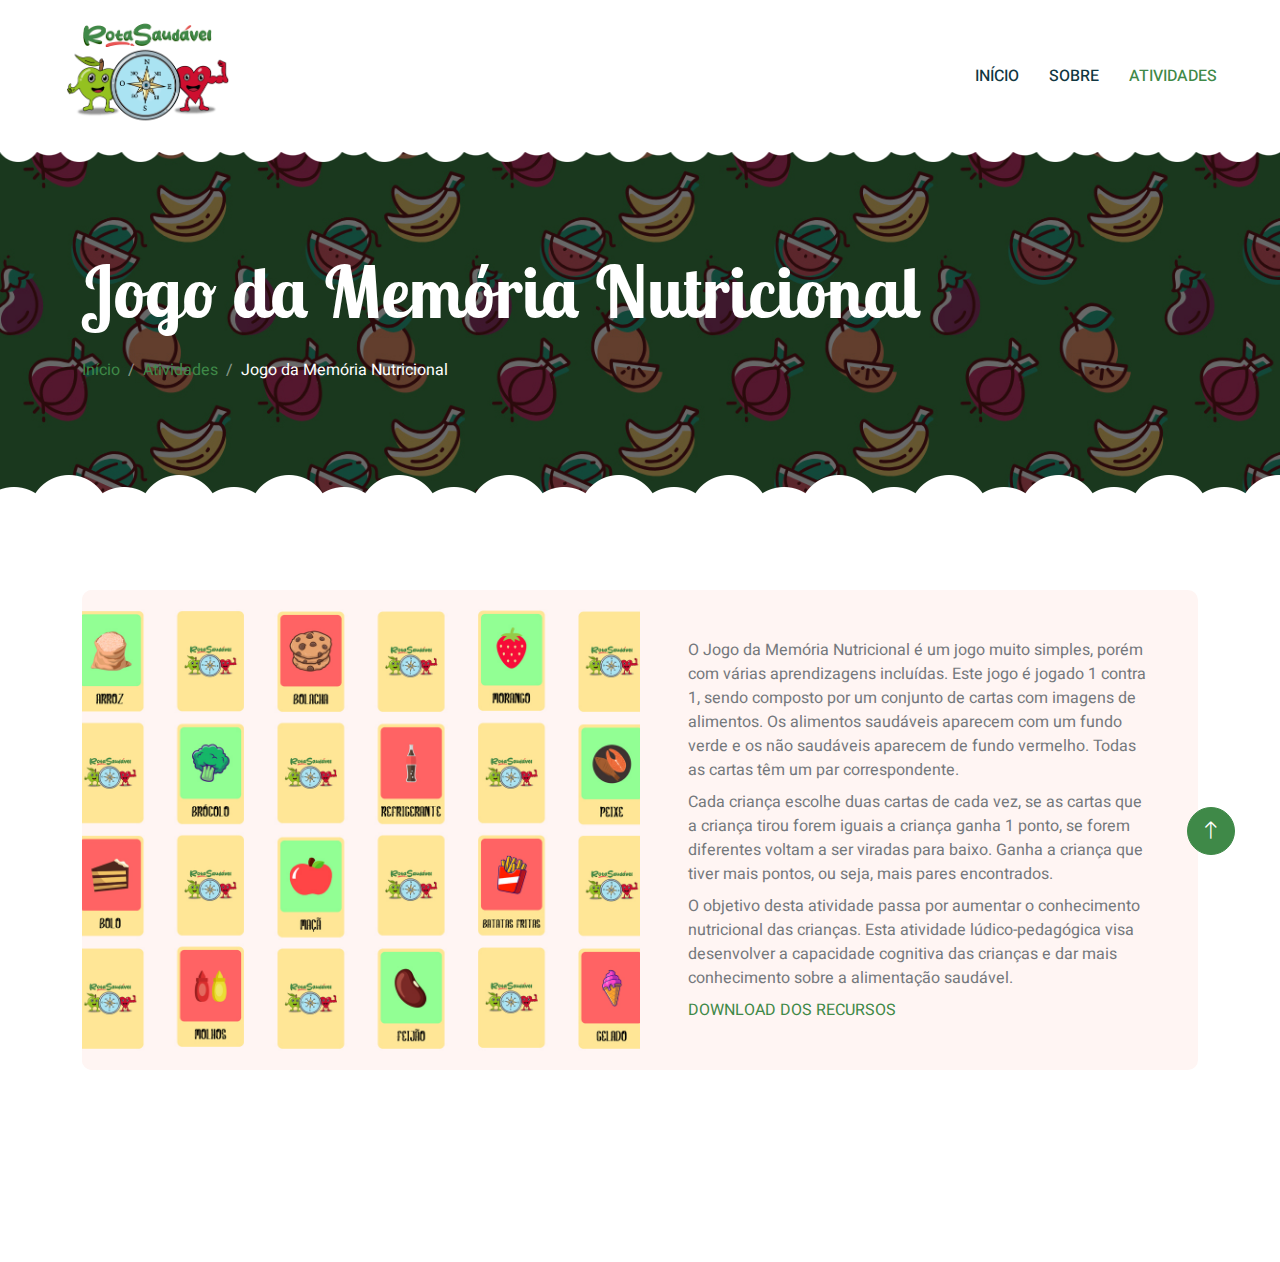
<file: jogomemoria.html>
<!DOCTYPE html>
<html lang="en">

<head>
    <meta charset="utf-8">
    <title>Rota Saudável - Jogo da Memória Nutricional</title>
    <meta content="width=device-width, initial-scale=1.0" name="viewport">
    <meta content="" name="keywords">
    <meta content="" name="description">

    <!-- Favicon -->
    <link href="img/favicon.ico" rel="icon">

    <!-- Google Web Fonts -->
    <link rel="preconnect" href="https://fonts.googleapis.com">
    <link rel="preconnect" href="https://fonts.gstatic.com" crossorigin>
    <link href="https://fonts.googleapis.com/css2?family=Heebo:wght@400;500;600&family=Inter:wght@600&family=Lobster+Two:wght@700&display=swap" rel="stylesheet">
    
    <!-- Icon Font Stylesheet -->
    <link href="https://cdnjs.cloudflare.com/ajax/libs/font-awesome/5.10.0/css/all.min.css" rel="stylesheet">
    <link href="https://cdn.jsdelivr.net/npm/bootstrap-icons@1.4.1/font/bootstrap-icons.css" rel="stylesheet">

    <!-- Libraries Stylesheet -->
    <link href="lib/animate/animate.min.css" rel="stylesheet">
    <link href="lib/owlcarousel/assets/owl.carousel.min.css" rel="stylesheet">

    <!-- Customized Bootstrap Stylesheet -->
    <link href="css/bootstrap.min.css" rel="stylesheet">

    <!-- Template Stylesheet -->
    <link href="css/style.css" rel="stylesheet">
</head>

<body>
    <div class="container-xxl bg-white p-0">
        <!-- Spinner Start -->
        <div id="spinner" class="show bg-white position-fixed translate-middle w-100 vh-100 top-50 start-50 d-flex align-items-center justify-content-center">
            <div class="spinner-border text-primary" style="width: 3rem; height: 3rem;" role="status">
                <span class="sr-only">Loading...</span>
            </div>
        </div>
        <!-- Spinner End -->


        <!-- Navbar Start -->
        <nav class="navbar navbar-expand-lg bg-white navbar-light sticky-top px-4 px-lg-5 py-lg-0">
            <a href="index.html" class="navbar-brand">
                <h1 class="m-0 text-primary"><img src="img/LogoRotaSaudavel.png" width="200px"></h1>
            </a>
            <button type="button" class="navbar-toggler" data-bs-toggle="collapse" data-bs-target="#navbarCollapse">
                <span class="navbar-toggler-icon"></span>
            </button>
            <div class="collapse navbar-collapse float-right" id="navbarCollapse">
                <div class="navbar-nav" style="margin-left: auto;">
                    <a href="index.html" class="nav-item nav-link">INÍCIO</a>
                    <a href="sobre.html" class="nav-item nav-link">SOBRE</a>
                    <a href="atividades.html" class="nav-item nav-link active">ATIVIDADES</a>
                </div>
            </div>
        </nav>
        <!-- Navbar End -->

        <!-- Page Header End -->
        <div class="container-xxl py-5 page-header position-relative mb-5">
            <div class="container py-5">
                <h1 class="display-2 text-white animated slideInDown mb-4">Jogo da Memória Nutricional</h1>
                <nav aria-label="breadcrumb animated slideInDown">
                    <ol class="breadcrumb">
                        <li class="breadcrumb-item"><a href="index.html">Início</a></li>
                        <li class="breadcrumb-item"><a href="atividades.html">Atividades</a></li>
                        <li class="breadcrumb-item text-white active" aria-current="page">Jogo da Memória Nutricional</li>
                    </ol>
                </nav>
            </div>
        </div>
        <!-- Page Header End -->

        <!-- Call To Action Start -->
        <div class="container-xxl py-5">
            <div class="container">
                <div class="bg-light rounded">
                    <div class="row g-0">
                        <div class="col-lg-6 wow fadeIn" data-wow-delay="0.1s" style="min-height: 400px;">
                            <div class="position-relative h-100">
                                <img class="position-absolute w-100 h-100 rounded" src="img/jogoMemoria.jpg" style="object-fit: cover;">
                            </div>
                        </div>
                        <div class="col-lg-6 wow fadeIn" data-wow-delay="0.5s">
                            <div class="h-100 d-flex flex-column justify-content-center p-5">
                                <p class="mb-2">O Jogo da Memória Nutricional é um jogo muito simples, porém com várias aprendizagens incluídas. Este jogo é jogado 1 contra 1, sendo composto por um conjunto de cartas com imagens de alimentos. Os alimentos saudáveis aparecem com um fundo verde e os não saudáveis aparecem de fundo vermelho. Todas as cartas têm um par correspondente. 
                                </p>
                                <p class="mb-2">Cada criança escolhe duas cartas de cada vez, se as cartas que a criança tirou forem iguais a criança ganha 1 ponto, se forem diferentes voltam a ser viradas para baixo.
                                    Ganha a criança que tiver mais pontos, ou seja, mais pares encontrados.
                                </p>
                                <p class="mb-2">O objetivo desta atividade passa por aumentar o conhecimento nutricional das crianças. Esta atividade lúdico-pedagógica visa desenvolver a capacidade cognitiva das crianças e dar mais conhecimento sobre a alimentação saudável.
                                </p>
                                <a href="https://drive.google.com/drive/folders/17PRPX9ExWj4pN6Q4XZ0GQ1eZIzZhVw_M?usp=drive_link" target="_blank">DOWNLOAD DOS RECURSOS</a>
                            </div>
                        </div>
                    </div>
                </div>
            </div>
        </div>
        <!-- Call To Action End -->

       <!-- Footer Start -->
       <div class="container-fluid bg-dark text-white-50 footer mt-5 wow fadeIn" data-wow-delay="0.1s">
        <div class="container">
            <div class="copyright">
                <div class="row">
                    <div class="col-md-6 text-center text-md-start mb-3 mb-md-0">
                        &copy; 2024 Rota Saudável. Todos os direitos reservados. 
                        <!--/*** This template is free as long as you keep the footer author’s credit link/attribution link/backlink. If you'd like to use the template without the footer author’s credit link/attribution link/backlink, you can purchase the Credit Removal License from "https://htmlcodex.com/credit-removal". Thank you for your support. ***/-->
                        Template por <a class="border-bottom" href="https://htmlcodex.com" target="_blank">HTML Codex</a>
                        <br>Feito por: <a class="border-bottom" href="https://github.com/DiogoFerreiraAlves02" target="_blank">Diogo Alves</a> & <a class="border-bottom" href="https://www.instagram.com/brunoalves_40/" target="_blank">Bruno Alves</a>
                    </div>
                </div>
            </div>
        </div>
    </div>
    <!-- Footer End -->

        <!-- Back to Top -->
        <a href="#" class="btn btn-lg btn-primary btn-lg-square back-to-top"><i class="bi bi-arrow-up"></i></a>
    </div>

    <!-- JavaScript Libraries -->
    <script src="https://code.jquery.com/jquery-3.4.1.min.js"></script>
    <script src="https://cdn.jsdelivr.net/npm/bootstrap@5.0.0/dist/js/bootstrap.bundle.min.js"></script>
    <script src="lib/wow/wow.min.js"></script>
    <script src="lib/easing/easing.min.js"></script>
    <script src="lib/waypoints/waypoints.min.js"></script>
    <script src="lib/owlcarousel/owl.carousel.min.js"></script>

    <!-- Template Javascript -->
    <script src="js/main.js"></script>
</body>

</html>
</file>
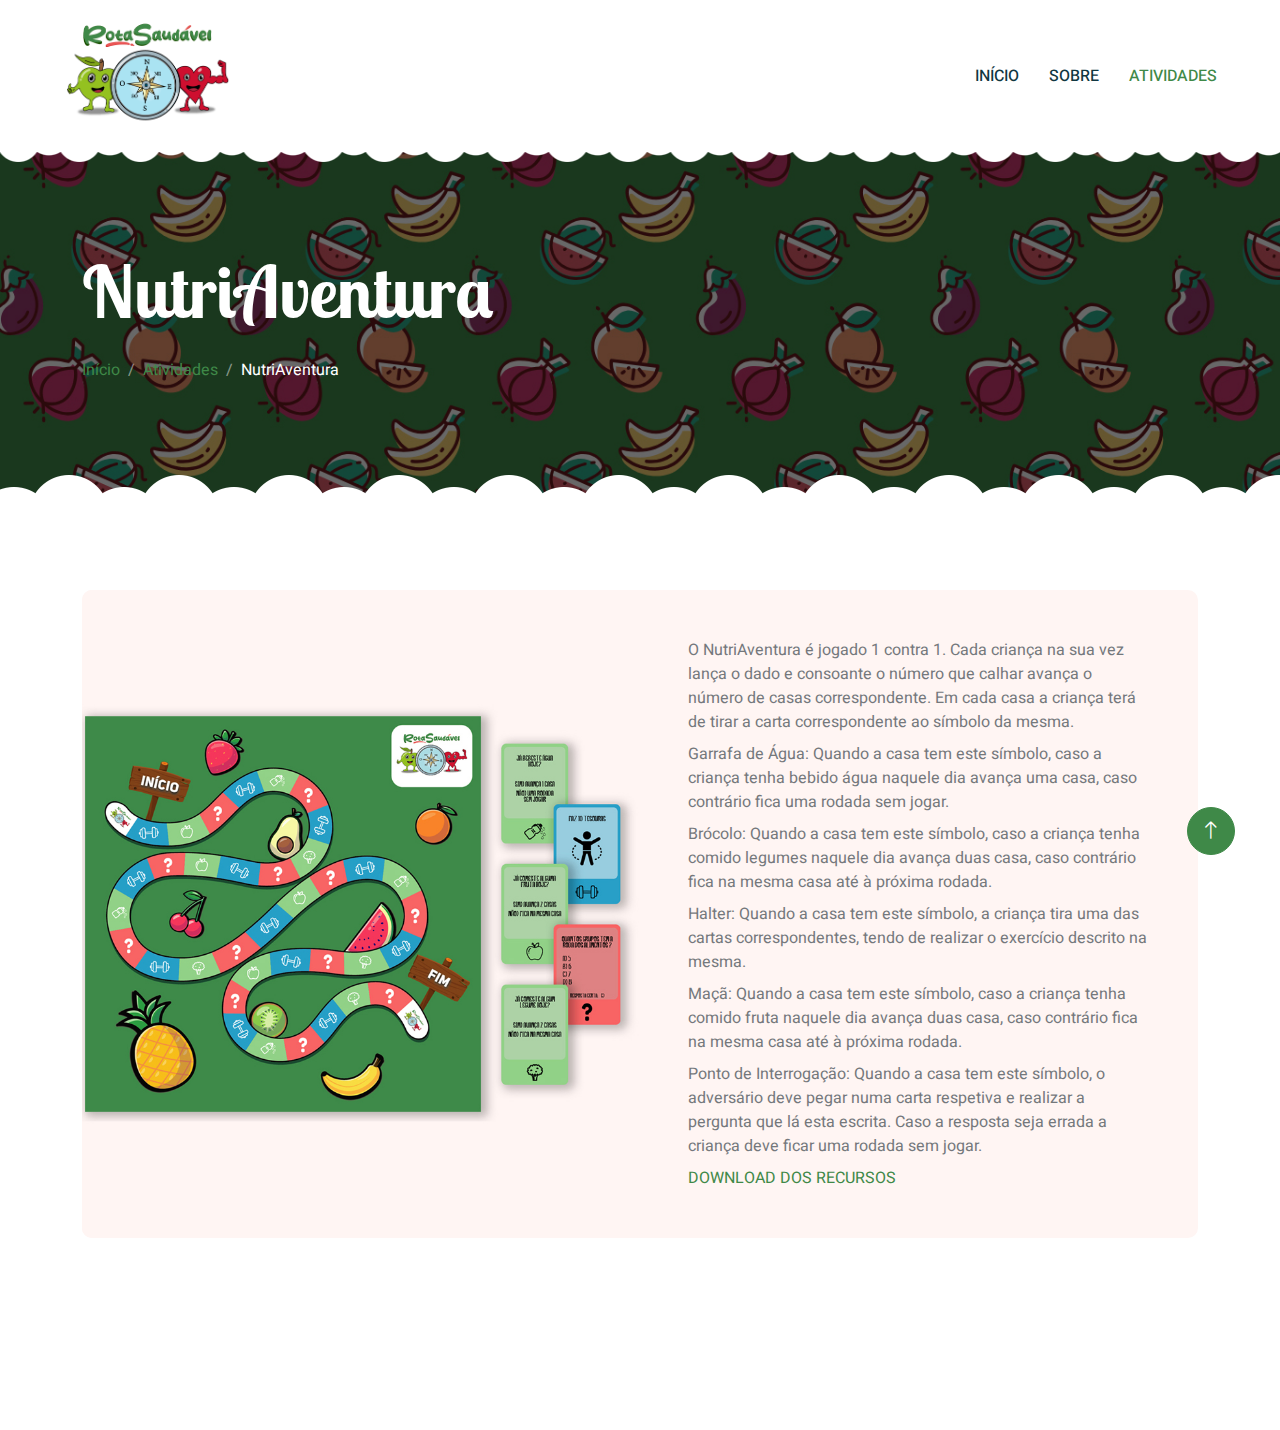
<file: nutriaventura.html>
<!DOCTYPE html>
<html lang="en">

<head>
    <meta charset="utf-8">
    <title>Rota Saudável - NutriAventura</title>
    <meta content="width=device-width, initial-scale=1.0" name="viewport">
    <meta content="" name="keywords">
    <meta content="" name="description">

    <!-- Favicon -->
    <link href="img/favicon.ico" rel="icon">

    <!-- Google Web Fonts -->
    <link rel="preconnect" href="https://fonts.googleapis.com">
    <link rel="preconnect" href="https://fonts.gstatic.com" crossorigin>
    <link href="https://fonts.googleapis.com/css2?family=Heebo:wght@400;500;600&family=Inter:wght@600&family=Lobster+Two:wght@700&display=swap" rel="stylesheet">
    
    <!-- Icon Font Stylesheet -->
    <link href="https://cdnjs.cloudflare.com/ajax/libs/font-awesome/5.10.0/css/all.min.css" rel="stylesheet">
    <link href="https://cdn.jsdelivr.net/npm/bootstrap-icons@1.4.1/font/bootstrap-icons.css" rel="stylesheet">

    <!-- Libraries Stylesheet -->
    <link href="lib/animate/animate.min.css" rel="stylesheet">
    <link href="lib/owlcarousel/assets/owl.carousel.min.css" rel="stylesheet">

    <!-- Customized Bootstrap Stylesheet -->
    <link href="css/bootstrap.min.css" rel="stylesheet">

    <!-- Template Stylesheet -->
    <link href="css/style.css" rel="stylesheet">
</head>

<body>
    <div class="container-xxl bg-white p-0">
        <!-- Spinner Start -->
        <div id="spinner" class="show bg-white position-fixed translate-middle w-100 vh-100 top-50 start-50 d-flex align-items-center justify-content-center">
            <div class="spinner-border text-primary" style="width: 3rem; height: 3rem;" role="status">
                <span class="sr-only">Loading...</span>
            </div>
        </div>
        <!-- Spinner End -->


        <!-- Navbar Start -->
        <nav class="navbar navbar-expand-lg bg-white navbar-light sticky-top px-4 px-lg-5 py-lg-0">
            <a href="index.html" class="navbar-brand">
                <h1 class="m-0 text-primary"><img src="img/LogoRotaSaudavel.png" width="200px"></h1>
            </a>
            <button type="button" class="navbar-toggler" data-bs-toggle="collapse" data-bs-target="#navbarCollapse">
                <span class="navbar-toggler-icon"></span>
            </button>
            <div class="collapse navbar-collapse float-right" id="navbarCollapse">
                <div class="navbar-nav" style="margin-left: auto;">
                    <a href="index.html" class="nav-item nav-link">INÍCIO</a>
                    <a href="sobre.html" class="nav-item nav-link">SOBRE</a>
                    <a href="atividades.html" class="nav-item nav-link active">ATIVIDADES</a>
                </div>
            </div>
        </nav>
        <!-- Navbar End -->

        <!-- Page Header End -->
        <div class="container-xxl py-5 page-header position-relative mb-5">
            <div class="container py-5">
                <h1 class="display-2 text-white animated slideInDown mb-4">NutriAventura</h1>
                <nav aria-label="breadcrumb animated slideInDown">
                    <ol class="breadcrumb">
                        <li class="breadcrumb-item"><a href="index.html">Início</a></li>
                        <li class="breadcrumb-item"><a href="atividades.html">Atividades</a></li>
                        <li class="breadcrumb-item text-white active" aria-current="page">NutriAventura</li>
                    </ol>
                </nav>
            </div>
        </div>
        <!-- Page Header End -->

        <!-- Call To Action Start -->
        <div class="container-xxl py-5">
            <div class="container">
                <div class="bg-light rounded">
                    <div class="row g-0">
                        <div class="col-lg-6 wow fadeIn" data-wow-delay="0.1s" style="min-height: 400px;">
                            <div class="position-relative h-100">
                                <picture>
                                    <source media="(min-width: 800px)" class="position-absolute w-100 h-100 rounded" srcset="img/jogoTabuleiro.jpg" style="object-fit: cover;">
                                    <img class="position-absolute w-100 h-100 rounded" src="img/jogoTabuleiro2.jpg" style="object-fit: cover;"> 
                                </picture>
                            </div>
                        </div>
                        <div class="col-lg-6 wow fadeIn" data-wow-delay="0.5s">
                            <div class="h-100 d-flex flex-column justify-content-center p-5">
                                <p class="mb-2 text-justify">O NutriAventura é jogado 1 contra 1. Cada criança na sua vez lança o dado e consoante o número que calhar avança o número de casas correspondente. 
                                    Em cada casa a criança terá de tirar a carta correspondente ao símbolo da mesma.                                     
                                </p>
                                <p class="mb-2 text-justify">Garrafa de Água: Quando a casa tem este símbolo, caso a criança tenha bebido água naquele dia avança uma casa, caso contrário fica uma rodada sem jogar.
                                </p>
                                <p class="mb-2 text-justify">Brócolo: Quando a casa tem este símbolo, caso a criança tenha comido legumes naquele dia avança duas casa, caso contrário fica na mesma casa até à próxima rodada.
                                </p>
                                <p class="mb-2 text-justify">Halter: Quando a casa tem este símbolo, a criança tira uma das cartas correspondentes, tendo de realizar o exercício descrito na mesma.
                                </p>
                                <p class="mb-2 text-justify">Maçã: Quando a casa tem este símbolo, caso a criança tenha comido fruta naquele dia avança duas casa, caso contrário fica na mesma casa até à próxima rodada.
                                </p>
                                <p class="mb-2 text-justify">Ponto de Interrogação: Quando a casa tem este símbolo, o adversário deve pegar numa carta respetiva e realizar a pergunta que lá esta escrita. Caso a resposta seja errada a criança deve ficar uma rodada sem jogar.
                                </p>
                                <a href="https://drive.google.com/drive/folders/1u9Pjv1b-Gon4_eXol5yYe5rtFV22zCEw?usp=drive_link" target="_blank">DOWNLOAD DOS RECURSOS</a>
                            </div>
                        </div>
                    </div>
                </div>
            </div>
        </div>
        <!-- Call To Action End -->

        <!-- Footer Start -->
        <div class="container-fluid bg-dark text-white-50 footer mt-5 wow fadeIn" data-wow-delay="0.1s">
            <div class="container">
                <div class="copyright">
                    <div class="row">
                        <div class="col-md-6 text-center text-md-start mb-3 mb-md-0">
                            &copy; 2024 Rota Saudável. Todos os direitos reservados. 
							<!--/*** This template is free as long as you keep the footer author’s credit link/attribution link/backlink. If you'd like to use the template without the footer author’s credit link/attribution link/backlink, you can purchase the Credit Removal License from "https://htmlcodex.com/credit-removal". Thank you for your support. ***/-->
							Template por <a class="border-bottom" href="https://htmlcodex.com" target="_blank">HTML Codex</a>
                            <br>Feito por: <a class="border-bottom" href="https://github.com/DiogoFerreiraAlves02" target="_blank">Diogo Alves</a> & <a class="border-bottom" href="https://www.instagram.com/brunoalves_40/" target="_blank">Bruno Alves</a>
                        </div>
                    </div>
                </div>
            </div>
        </div>
        <!-- Footer End -->

        <!-- Back to Top -->
        <a href="#" class="btn btn-lg btn-primary btn-lg-square back-to-top"><i class="bi bi-arrow-up"></i></a>
    </div>

    <!-- JavaScript Libraries -->
    <script src="https://code.jquery.com/jquery-3.4.1.min.js"></script>
    <script src="https://cdn.jsdelivr.net/npm/bootstrap@5.0.0/dist/js/bootstrap.bundle.min.js"></script>
    <script src="lib/wow/wow.min.js"></script>
    <script src="lib/easing/easing.min.js"></script>
    <script src="lib/waypoints/waypoints.min.js"></script>
    <script src="lib/owlcarousel/owl.carousel.min.js"></script>

    <!-- Template Javascript -->
    <script src="js/main.js"></script>
</body>

</html>
</file>
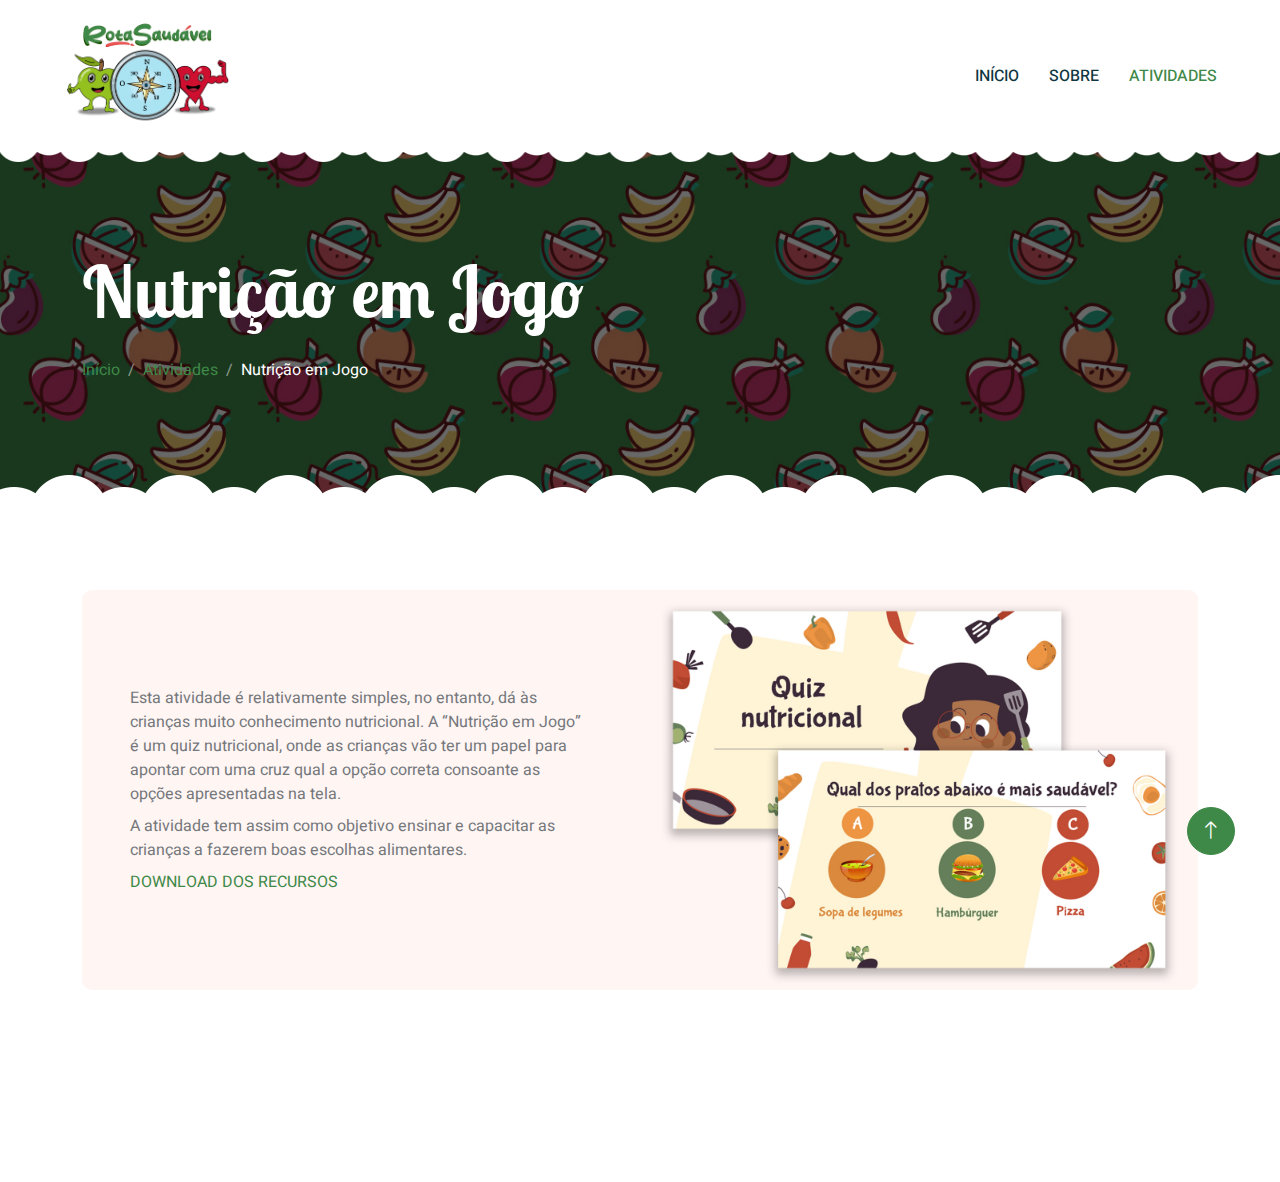
<file: nutricaoemjogo.html>
<!DOCTYPE html>
<html lang="en">

<head>
    <meta charset="utf-8">
    <title>Rota Saudável - Nutrição em Jogo</title>
    <meta content="width=device-width, initial-scale=1.0" name="viewport">
    <meta content="" name="keywords">
    <meta content="" name="description">

    <!-- Favicon -->
    <link href="img/favicon.ico" rel="icon">

    <!-- Google Web Fonts -->
    <link rel="preconnect" href="https://fonts.googleapis.com">
    <link rel="preconnect" href="https://fonts.gstatic.com" crossorigin>
    <link href="https://fonts.googleapis.com/css2?family=Heebo:wght@400;500;600&family=Inter:wght@600&family=Lobster+Two:wght@700&display=swap" rel="stylesheet">
    
    <!-- Icon Font Stylesheet -->
    <link href="https://cdnjs.cloudflare.com/ajax/libs/font-awesome/5.10.0/css/all.min.css" rel="stylesheet">
    <link href="https://cdn.jsdelivr.net/npm/bootstrap-icons@1.4.1/font/bootstrap-icons.css" rel="stylesheet">

    <!-- Libraries Stylesheet -->
    <link href="lib/animate/animate.min.css" rel="stylesheet">
    <link href="lib/owlcarousel/assets/owl.carousel.min.css" rel="stylesheet">

    <!-- Customized Bootstrap Stylesheet -->
    <link href="css/bootstrap.min.css" rel="stylesheet">

    <!-- Template Stylesheet -->
    <link href="css/style.css" rel="stylesheet">
</head>

<body>
    <div class="container-xxl bg-white p-0">
        <!-- Spinner Start -->
        <div id="spinner" class="show bg-white position-fixed translate-middle w-100 vh-100 top-50 start-50 d-flex align-items-center justify-content-center">
            <div class="spinner-border text-primary" style="width: 3rem; height: 3rem;" role="status">
                <span class="sr-only">Loading...</span>
            </div>
        </div>
        <!-- Spinner End -->


        <!-- Navbar Start -->
        <nav class="navbar navbar-expand-lg bg-white navbar-light sticky-top px-4 px-lg-5 py-lg-0">
            <a href="index.html" class="navbar-brand">
                <h1 class="m-0 text-primary"><img src="img/LogoRotaSaudavel.png" width="200px"></h1>
            </a>
            <button type="button" class="navbar-toggler" data-bs-toggle="collapse" data-bs-target="#navbarCollapse">
                <span class="navbar-toggler-icon"></span>
            </button>
            <div class="collapse navbar-collapse float-right" id="navbarCollapse">
                <div class="navbar-nav" style="margin-left: auto;">
                    <a href="index.html" class="nav-item nav-link">INÍCIO</a>
                    <a href="sobre.html" class="nav-item nav-link">SOBRE</a>
                    <a href="atividades.html" class="nav-item nav-link active">ATIVIDADES</a>
            </div>
        </nav>
        <!-- Navbar End -->

        <!-- Page Header End -->
        <div class="container-xxl py-5 page-header position-relative mb-5">
            <div class="container py-5">
                <h1 class="display-2 text-white animated slideInDown mb-4">Nutrição em Jogo</h1>
                <nav aria-label="breadcrumb animated slideInDown">
                    <ol class="breadcrumb">
                        <li class="breadcrumb-item"><a href="index.html">Início</a></li>
                        <li class="breadcrumb-item"><a href="atividades.html">Atividades</a></li>
                        <li class="breadcrumb-item text-white active" aria-current="page">Nutrição em Jogo</li>
                    </ol>
                </nav>
            </div>
        </div>
        <!-- Page Header End -->

        <!-- Call To Action Start -->
        <div class="container-xxl py-5">
            <div class="container">
                <div class="bg-light rounded">
                    <div class="row g-0">
                        <div class="col-lg-6 wow fadeIn" data-wow-delay="0.5s">
                            <div class="h-100 d-flex flex-column justify-content-center p-5">
                                <p class="mb-2 text-justify">Esta atividade é relativamente simples, no entanto, dá às crianças muito conhecimento nutricional. 
                                    A “Nutrição em Jogo” é um quiz nutricional, onde as crianças vão ter um papel para apontar com uma cruz qual a opção correta consoante as opções apresentadas na tela.
                                </p>
                                <p class="mb-2 text-justify">
                                    A atividade tem assim como objetivo ensinar e capacitar as crianças a fazerem boas escolhas alimentares.
                                </p>
                                <a href="https://docs.google.com/presentation/d/1kIGJLjwN8oZDLVzoL57Mg-aqbrUxhwt1/edit?usp=drive_link&ouid=101980755998649198423&rtpof=true&sd=true" target="_blank">DOWNLOAD DOS RECURSOS</a>
                            </div>
                        </div>
                        <div class="col-lg-6 wow fadeIn" data-wow-delay="0.1s" style="min-height: 400px;">
                            <div class="position-relative h-100">
                                <img class="position-absolute w-100 h-100 rounded" src="img/quiz.jpg" style="object-fit: cover;">
                            </div>
                        </div>
                    </div>
                </div>
            </div>
        </div>
        <!-- Call To Action End -->

        <!-- Footer Start -->
        <div class="container-fluid bg-dark text-white-50 footer mt-5 wow fadeIn" data-wow-delay="0.1s">
            <div class="container">
                <div class="copyright">
                    <div class="row">
                        <div class="col-md-6 text-center text-md-start mb-3 mb-md-0">
                            &copy; 2024 Rota Saudável. Todos os direitos reservados. 
							<!--/*** This template is free as long as you keep the footer author’s credit link/attribution link/backlink. If you'd like to use the template without the footer author’s credit link/attribution link/backlink, you can purchase the Credit Removal License from "https://htmlcodex.com/credit-removal". Thank you for your support. ***/-->
							Template por <a class="border-bottom" href="https://htmlcodex.com" target="_blank">HTML Codex</a>
                            <br>Feito por: <a class="border-bottom" href="https://github.com/DiogoFerreiraAlves02" target="_blank">Diogo Alves</a> & <a class="border-bottom" href="https://www.instagram.com/brunoalves_40/" target="_blank">Bruno Alves</a>
                        </div>
                    </div>
                </div>
            </div>
        </div>
        <!-- Footer End -->

        <!-- Back to Top -->
        <a href="#" class="btn btn-lg btn-primary btn-lg-square back-to-top"><i class="bi bi-arrow-up"></i></a>
    </div>

    <!-- JavaScript Libraries -->
    <script src="https://code.jquery.com/jquery-3.4.1.min.js"></script>
    <script src="https://cdn.jsdelivr.net/npm/bootstrap@5.0.0/dist/js/bootstrap.bundle.min.js"></script>
    <script src="lib/wow/wow.min.js"></script>
    <script src="lib/easing/easing.min.js"></script>
    <script src="lib/waypoints/waypoints.min.js"></script>
    <script src="lib/owlcarousel/owl.carousel.min.js"></script>

    <!-- Template Javascript -->
    <script src="js/main.js"></script>
</body>

</html>
</file>
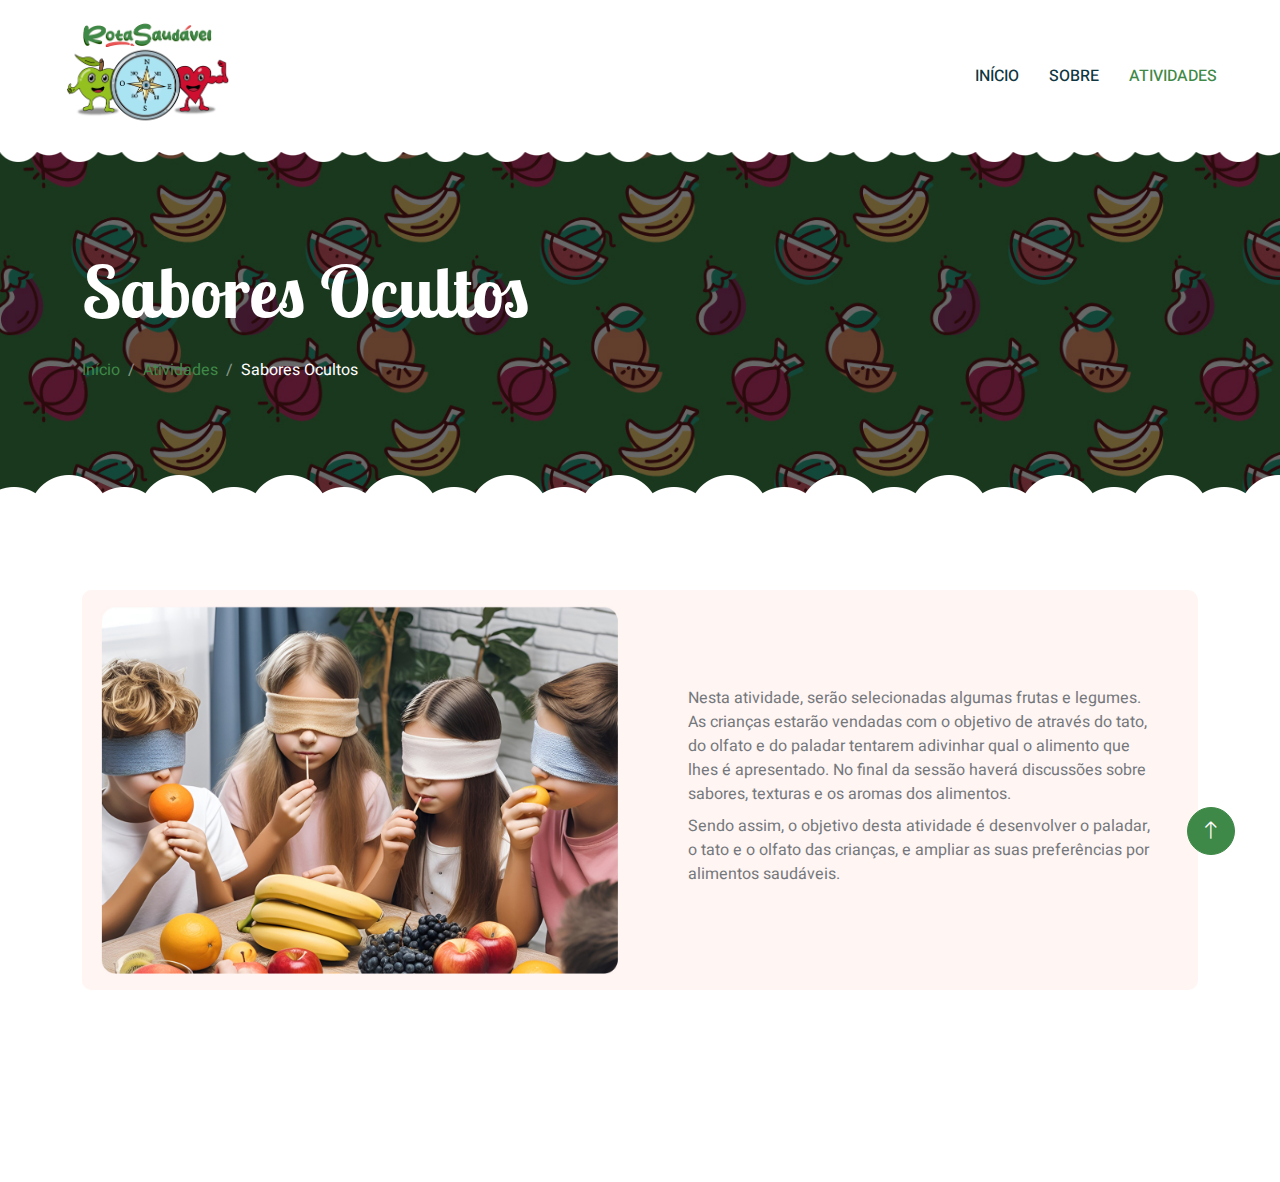
<file: saboresocultos.html>
<!DOCTYPE html>
<html lang="en">

<head>
    <meta charset="utf-8">
    <title>Rota Saudável - Sabores Ocultos</title>
    <meta content="width=device-width, initial-scale=1.0" name="viewport">
    <meta content="" name="keywords">
    <meta content="" name="description">

    <!-- Favicon -->
    <link href="img/favicon.ico" rel="icon">

    <!-- Google Web Fonts -->
    <link rel="preconnect" href="https://fonts.googleapis.com">
    <link rel="preconnect" href="https://fonts.gstatic.com" crossorigin>
    <link href="https://fonts.googleapis.com/css2?family=Heebo:wght@400;500;600&family=Inter:wght@600&family=Lobster+Two:wght@700&display=swap" rel="stylesheet">
    
    <!-- Icon Font Stylesheet -->
    <link href="https://cdnjs.cloudflare.com/ajax/libs/font-awesome/5.10.0/css/all.min.css" rel="stylesheet">
    <link href="https://cdn.jsdelivr.net/npm/bootstrap-icons@1.4.1/font/bootstrap-icons.css" rel="stylesheet">

    <!-- Libraries Stylesheet -->
    <link href="lib/animate/animate.min.css" rel="stylesheet">
    <link href="lib/owlcarousel/assets/owl.carousel.min.css" rel="stylesheet">

    <!-- Customized Bootstrap Stylesheet -->
    <link href="css/bootstrap.min.css" rel="stylesheet">

    <!-- Template Stylesheet -->
    <link href="css/style.css" rel="stylesheet">
</head>

<body>
    <div class="container-xxl bg-white p-0">
        <!-- Spinner Start -->
        <div id="spinner" class="show bg-white position-fixed translate-middle w-100 vh-100 top-50 start-50 d-flex align-items-center justify-content-center">
            <div class="spinner-border text-primary" style="width: 3rem; height: 3rem;" role="status">
                <span class="sr-only">Loading...</span>
            </div>
        </div>
        <!-- Spinner End -->


        <!-- Navbar Start -->
        <nav class="navbar navbar-expand-lg bg-white navbar-light sticky-top px-4 px-lg-5 py-lg-0">
            <a href="index.html" class="navbar-brand">
                <h1 class="m-0 text-primary"><img src="img/LogoRotaSaudavel.png" width="200px"></h1>
            </a>
            <button type="button" class="navbar-toggler" data-bs-toggle="collapse" data-bs-target="#navbarCollapse">
                <span class="navbar-toggler-icon"></span>
            </button>
            <div class="collapse navbar-collapse float-right" id="navbarCollapse">
                <div class="navbar-nav" style="margin-left: auto;">
                    <a href="index.html" class="nav-item nav-link">INÍCIO</a>
                    <a href="sobre.html" class="nav-item nav-link">SOBRE</a>
                    <a href="atividades.html" class="nav-item nav-link active">ATIVIDADES</a>
                </div>
            </div>
        </nav>
        <!-- Navbar End -->

        <!-- Page Header End -->
        <div class="container-xxl py-5 page-header position-relative mb-5">
            <div class="container py-5">
                <h1 class="display-2 text-white animated slideInDown mb-4">Sabores Ocultos</h1>
                <nav aria-label="breadcrumb animated slideInDown">
                    <ol class="breadcrumb">
                        <li class="breadcrumb-item"><a href="index.html">Início</a></li>
                        <li class="breadcrumb-item"><a href="atividades.html">Atividades</a></li>
                        <li class="breadcrumb-item text-white active" aria-current="page">Sabores Ocultos</li>
                    </ol>
                </nav>
            </div>
        </div>
        <!-- Page Header End -->

        <!-- Call To Action Start -->
        <div class="container-xxl py-5">
            <div class="container">
                <div class="bg-light rounded">
                    <div class="row g-0">
                        <div class="col-lg-6 wow fadeIn" data-wow-delay="0.1s" style="min-height: 400px;">
                            <div class="position-relative h-100">
                                <img class="position-absolute w-100 h-100 rounded" src="img/saboresocultos.jpg" style="object-fit: cover;">
                            </div>
                        </div>
                        <div class="col-lg-6 wow fadeIn" data-wow-delay="0.5s">
                            <div class="h-100 d-flex flex-column justify-content-center p-5">
                                <p class="mb-2">Nesta atividade, serão selecionadas algumas frutas e legumes. As crianças estarão vendadas com o objetivo de através do tato, do olfato e do paladar tentarem adivinhar qual o alimento que lhes é apresentado. No final da sessão haverá discussões sobre sabores, texturas e os aromas dos alimentos.
                                </p>
                                <p class="mb-2 text-justify">
                                    Sendo assim, o objetivo desta atividade é desenvolver o paladar, o tato e o olfato das crianças, e ampliar as suas preferências por alimentos saudáveis.
                                </p>
                            </div>
                        </div>
                    </div>
                </div>
            </div>
        </div>
        <!-- Call To Action End -->

        <!-- Footer Start -->
        <div class="container-fluid bg-dark text-white-50 footer mt-5 wow fadeIn" data-wow-delay="0.1s">
            <div class="container">
                <div class="copyright">
                    <div class="row">
                        <div class="col-md-6 text-center text-md-start mb-3 mb-md-0">
                            &copy; 2024 Rota Saudável. Todos os direitos reservados. 
							<!--/*** This template is free as long as you keep the footer author’s credit link/attribution link/backlink. If you'd like to use the template without the footer author’s credit link/attribution link/backlink, you can purchase the Credit Removal License from "https://htmlcodex.com/credit-removal". Thank you for your support. ***/-->
							Template por <a class="border-bottom" href="https://htmlcodex.com" target="_blank">HTML Codex</a>
                            <br>Feito por: <a class="border-bottom" href="https://github.com/DiogoFerreiraAlves02" target="_blank">Diogo Alves</a> & <a class="border-bottom" href="https://www.instagram.com/brunoalves_40/" target="_blank">Bruno Alves</a>
                        </div>
                    </div>
                </div>
            </div>
        </div>
        <!-- Footer End -->

        <!-- Back to Top -->
        <a href="#" class="btn btn-lg btn-primary btn-lg-square back-to-top"><i class="bi bi-arrow-up"></i></a>
    </div>

    <!-- JavaScript Libraries -->
    <script src="https://code.jquery.com/jquery-3.4.1.min.js"></script>
    <script src="https://cdn.jsdelivr.net/npm/bootstrap@5.0.0/dist/js/bootstrap.bundle.min.js"></script>
    <script src="lib/wow/wow.min.js"></script>
    <script src="lib/easing/easing.min.js"></script>
    <script src="lib/waypoints/waypoints.min.js"></script>
    <script src="lib/owlcarousel/owl.carousel.min.js"></script>

    <!-- Template Javascript -->
    <script src="js/main.js"></script>
</body>

</html>
</file>
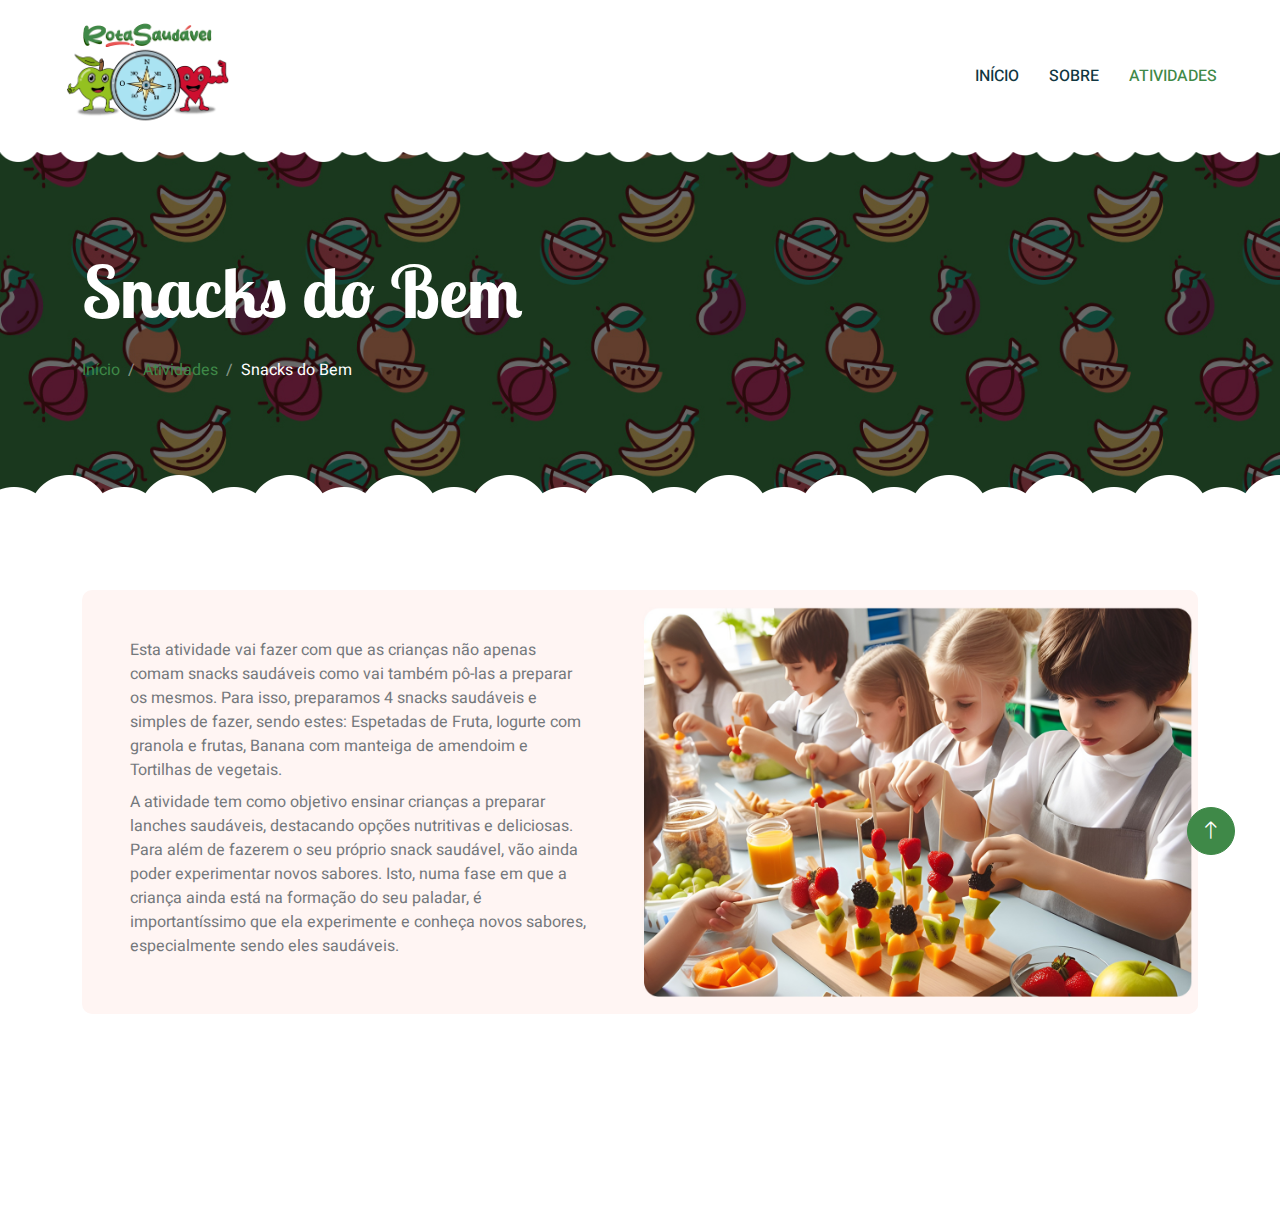
<file: snacksdobem.html>
<!DOCTYPE html>
<html lang="en">

<head>
    <meta charset="utf-8">
    <title>Rota Saudável - Snacks do Bem</title>
    <meta content="width=device-width, initial-scale=1.0" name="viewport">
    <meta content="" name="keywords">
    <meta content="" name="description">

    <!-- Favicon -->
    <link href="img/favicon.ico" rel="icon">

    <!-- Google Web Fonts -->
    <link rel="preconnect" href="https://fonts.googleapis.com">
    <link rel="preconnect" href="https://fonts.gstatic.com" crossorigin>
    <link href="https://fonts.googleapis.com/css2?family=Heebo:wght@400;500;600&family=Inter:wght@600&family=Lobster+Two:wght@700&display=swap" rel="stylesheet">
    
    <!-- Icon Font Stylesheet -->
    <link href="https://cdnjs.cloudflare.com/ajax/libs/font-awesome/5.10.0/css/all.min.css" rel="stylesheet">
    <link href="https://cdn.jsdelivr.net/npm/bootstrap-icons@1.4.1/font/bootstrap-icons.css" rel="stylesheet">

    <!-- Libraries Stylesheet -->
    <link href="lib/animate/animate.min.css" rel="stylesheet">
    <link href="lib/owlcarousel/assets/owl.carousel.min.css" rel="stylesheet">

    <!-- Customized Bootstrap Stylesheet -->
    <link href="css/bootstrap.min.css" rel="stylesheet">

    <!-- Template Stylesheet -->
    <link href="css/style.css" rel="stylesheet">
</head>

<body>
    <div class="container-xxl bg-white p-0">
        <!-- Spinner Start -->
        <div id="spinner" class="show bg-white position-fixed translate-middle w-100 vh-100 top-50 start-50 d-flex align-items-center justify-content-center">
            <div class="spinner-border text-primary" style="width: 3rem; height: 3rem;" role="status">
                <span class="sr-only">Loading...</span>
            </div>
        </div>
        <!-- Spinner End -->


        <!-- Navbar Start -->
        <nav class="navbar navbar-expand-lg bg-white navbar-light sticky-top px-4 px-lg-5 py-lg-0">
            <a href="index.html" class="navbar-brand">
                <h1 class="m-0 text-primary"><img src="img/LogoRotaSaudavel.png" width="200px"></h1>
            </a>
            <button type="button" class="navbar-toggler" data-bs-toggle="collapse" data-bs-target="#navbarCollapse">
                <span class="navbar-toggler-icon"></span>
            </button>
            <div class="collapse navbar-collapse float-right" id="navbarCollapse">
                <div class="navbar-nav" style="margin-left: auto;">
                    <a href="index.html" class="nav-item nav-link">INÍCIO</a>
                    <a href="sobre.html" class="nav-item nav-link">SOBRE</a>
                    <a href="atividades.html" class="nav-item nav-link active">ATIVIDADES</a>
                </div>
            </div>
        </nav>
        <!-- Navbar End -->

        <!-- Page Header End -->
        <div class="container-xxl py-5 page-header position-relative mb-5">
            <div class="container py-5">
                <h1 class="display-2 text-white animated slideInDown mb-4">Snacks do Bem</h1>
                <nav aria-label="breadcrumb animated slideInDown">
                    <ol class="breadcrumb">
                        <li class="breadcrumb-item"><a href="index.html">Início</a></li>
                        <li class="breadcrumb-item"><a href="atividades.html">Atividades</a></li>
                        <li class="breadcrumb-item text-white active" aria-current="page">Snacks do Bem</li>
                    </ol>
                </nav>
            </div>
        </div>
        <!-- Page Header End -->

        <!-- Call To Action Start -->
        <div class="container-xxl py-5">
            <div class="container">
                <div class="bg-light rounded">
                    <div class="row g-0">
                        <div class="col-lg-6 wow fadeIn" data-wow-delay="0.5s">
                            <div class="h-100 d-flex flex-column justify-content-center p-5">
                                <p class="mb-2 text-justify">Esta atividade vai fazer com que as crianças não apenas comam snacks saudáveis como vai também pô-las a preparar os mesmos.
                                    Para isso, preparamos 4 snacks saudáveis e simples de fazer, sendo estes:
                                    Espetadas de Fruta, Iogurte com granola e frutas, Banana com manteiga de amendoim e Tortilhas de vegetais. 
                                </p>
                                <p class="mb-2 text-justify">
                                    A atividade tem como objetivo ensinar crianças a preparar lanches saudáveis, destacando opções nutritivas e deliciosas. Para além de fazerem o seu próprio snack saudável, vão ainda poder experimentar novos sabores. Isto, numa fase em que a criança ainda está na formação do seu paladar, é importantíssimo que ela experimente e conheça novos sabores, especialmente sendo eles saudáveis.
                                </p>
                            </div>
                        </div>
                        <div class="col-lg-6 wow fadeIn" data-wow-delay="0.1s" style="min-height: 400px;">
                            <div class="position-relative h-100">
                                <img class="position-absolute w-100 h-100 rounded" src="img/snacksdobem.jpg" style="object-fit: cover;">
                            </div>
                        </div>
                    </div>
                </div>
            </div>
        </div>
        <!-- Call To Action End -->

        <!-- Footer Start -->
        <div class="container-fluid bg-dark text-white-50 footer mt-5 wow fadeIn" data-wow-delay="0.1s">
            <div class="container">
                <div class="copyright">
                    <div class="row">
                        <div class="col-md-6 text-center text-md-start mb-3 mb-md-0">
                            &copy; 2024 Rota Saudável. Todos os direitos reservados. 
							<!--/*** This template is free as long as you keep the footer author’s credit link/attribution link/backlink. If you'd like to use the template without the footer author’s credit link/attribution link/backlink, you can purchase the Credit Removal License from "https://htmlcodex.com/credit-removal". Thank you for your support. ***/-->
							Template por <a class="border-bottom" href="https://htmlcodex.com" target="_blank">HTML Codex</a>
                            <br>Feito por: <a class="border-bottom" href="https://github.com/DiogoFerreiraAlves02" target="_blank">Diogo Alves</a> & <a class="border-bottom" href="https://www.instagram.com/brunoalves_40/" target="_blank">Bruno Alves</a>
                        </div>
                    </div>
                </div>
            </div>
        </div>
        <!-- Footer End -->

        <!-- Back to Top -->
        <a href="#" class="btn btn-lg btn-primary btn-lg-square back-to-top"><i class="bi bi-arrow-up"></i></a>
    </div>

    <!-- JavaScript Libraries -->
    <script src="https://code.jquery.com/jquery-3.4.1.min.js"></script>
    <script src="https://cdn.jsdelivr.net/npm/bootstrap@5.0.0/dist/js/bootstrap.bundle.min.js"></script>
    <script src="lib/wow/wow.min.js"></script>
    <script src="lib/easing/easing.min.js"></script>
    <script src="lib/waypoints/waypoints.min.js"></script>
    <script src="lib/owlcarousel/owl.carousel.min.js"></script>

    <!-- Template Javascript -->
    <script src="js/main.js"></script>
</body>

</html>
</file>
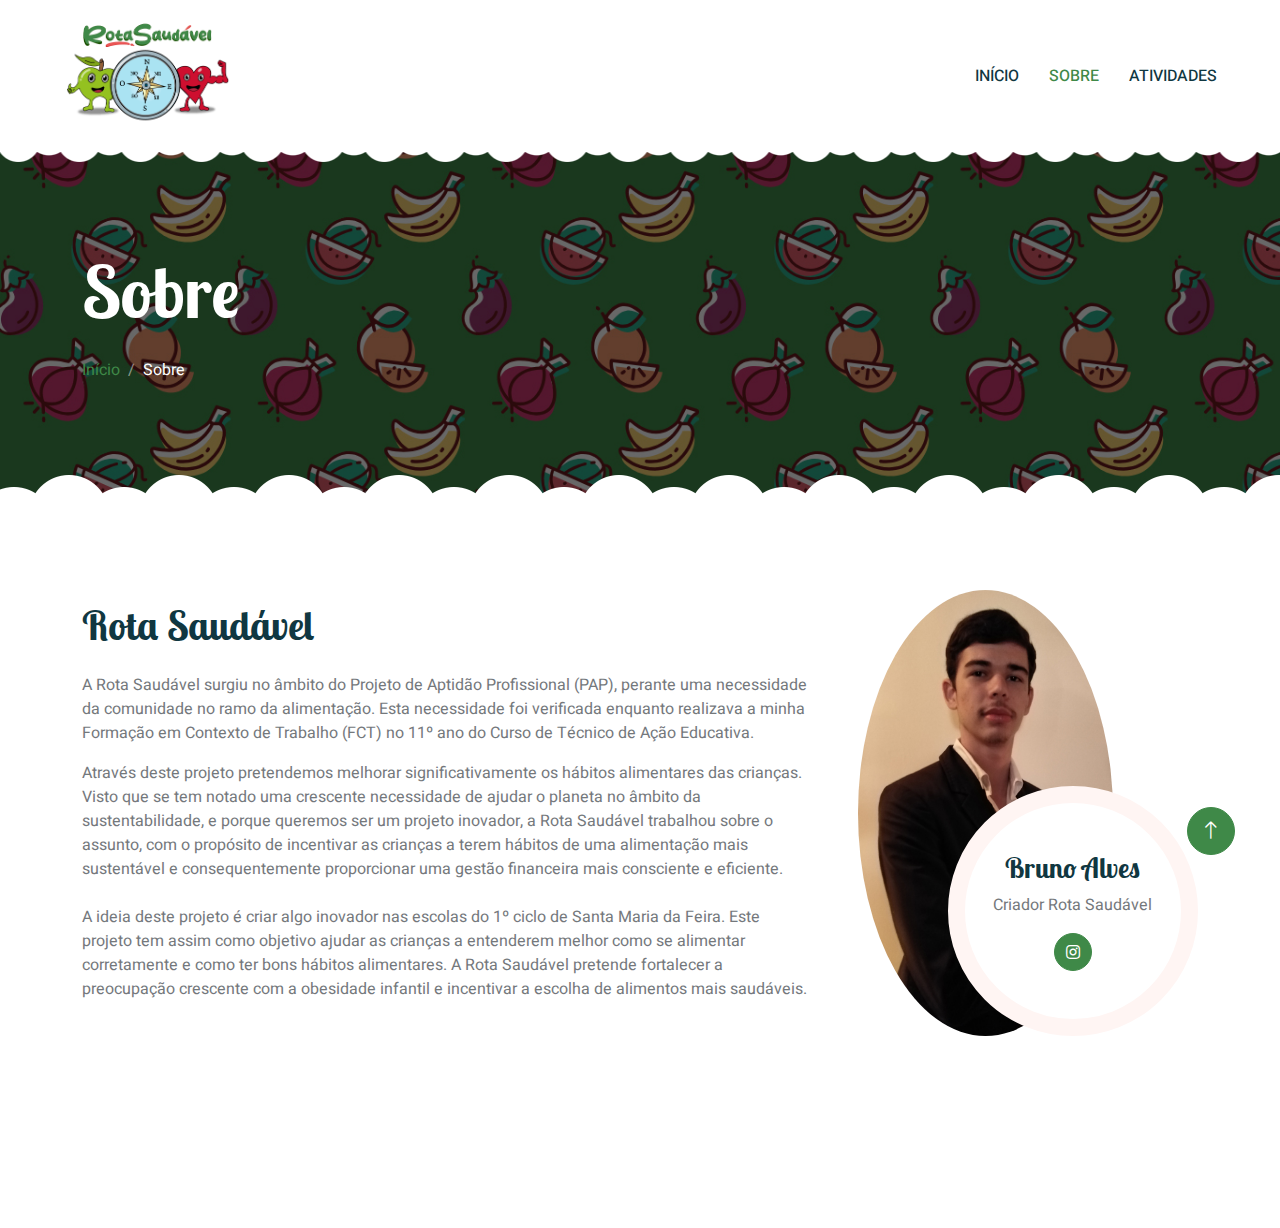
<file: sobre.html>
<!DOCTYPE html>
<html lang="en">

<head>
    <meta charset="utf-8">
    <title>Rota Saudável - Sobre</title>
    <meta content="width=device-width, initial-scale=1.0" name="viewport">
    <meta content="" name="keywords">
    <meta content="" name="description">

    <!-- Favicon -->
    <link href="img/favicon.ico" rel="icon">

    <!-- Google Web Fonts -->
    <link rel="preconnect" href="https://fonts.googleapis.com">
    <link rel="preconnect" href="https://fonts.gstatic.com" crossorigin>
    <link href="https://fonts.googleapis.com/css2?family=Heebo:wght@400;500;600&family=Inter:wght@600&family=Lobster+Two:wght@700&display=swap" rel="stylesheet">
    
    <!-- Icon Font Stylesheet -->
    <link href="https://cdnjs.cloudflare.com/ajax/libs/font-awesome/5.10.0/css/all.min.css" rel="stylesheet">
    <link href="https://cdn.jsdelivr.net/npm/bootstrap-icons@1.4.1/font/bootstrap-icons.css" rel="stylesheet">

    <!-- Libraries Stylesheet -->
    <link href="lib/animate/animate.min.css" rel="stylesheet">
    <link href="lib/owlcarousel/assets/owl.carousel.min.css" rel="stylesheet">

    <!-- Customized Bootstrap Stylesheet -->
    <link href="css/bootstrap.min.css" rel="stylesheet">

    <!-- Template Stylesheet -->
    <link href="css/style.css" rel="stylesheet">
</head>

<body>
    <div class="container-xxl bg-white p-0">
        <!-- Spinner Start -->
        <div id="spinner" class="show bg-white position-fixed translate-middle w-100 vh-100 top-50 start-50 d-flex align-items-center justify-content-center">
            <div class="spinner-border text-primary" style="width: 3rem; height: 3rem;" role="status">
                <span class="sr-only">Loading...</span>
            </div>
        </div>
        <!-- Spinner End -->


        <!-- Navbar Start -->
        <nav class="navbar navbar-expand-lg bg-white navbar-light sticky-top px-4 px-lg-5 py-lg-0">
            <a href="index.html" class="navbar-brand">
                <h1 class="m-0 text-primary"><img src="img/LogoRotaSaudavel.png" width="200px"></h1>
            </a>
            <button type="button" class="navbar-toggler" data-bs-toggle="collapse" data-bs-target="#navbarCollapse">
                <span class="navbar-toggler-icon"></span>
            </button>
            <div class="collapse navbar-collapse float-right" id="navbarCollapse">
                <div class="navbar-nav" style="margin-left: auto;">
                    <a href="index.html" class="nav-item nav-link">INÍCIO</a>
                    <a href="sobre.html" class="nav-item nav-link active">SOBRE</a>
                    <a href="atividades.html" class="nav-item nav-link">ATIVIDADES</a>
                </div>
            </div>
        </nav>
        <!-- Navbar End -->

        <!-- Page Header End -->
        <div class="container-xxl py-5 page-header position-relative mb-5">
            <div class="container py-5">
                <h1 class="display-2 text-white animated slideInDown mb-4">Sobre</h1>
                <nav aria-label="breadcrumb animated slideInDown">
                    <ol class="breadcrumb">
                        <li class="breadcrumb-item"><a href="index.html">Início</a></li>
                        <li class="breadcrumb-item text-white active" aria-current="page">Sobre</li>
                    </ol>
                </nav>
            </div>
        </div>
        <!-- Page Header End -->

        <!-- About Start -->
        <div class="container-xxl py-5">
            <div class="container">
                <div class="row g-5 align-items-center">
                    <div class="col-lg-8 wow fadeInUp" data-wow-delay="0.1s">
                        <h1 class="mb-4">Rota Saudável</h1>
                        <p>A Rota Saudável surgiu no âmbito do Projeto de Aptidão Profissional (PAP), perante uma necessidade da comunidade no ramo da alimentação. Esta necessidade foi verificada enquanto realizava a minha Formação em Contexto de Trabalho (FCT) no 11º ano do Curso de Técnico de Ação Educativa.</p>
                        <p class="mb-4">Através deste projeto pretendemos melhorar significativamente os hábitos alimentares das crianças. Visto que se tem notado uma crescente necessidade de ajudar o planeta no âmbito da sustentabilidade, e porque queremos ser um projeto inovador, a Rota Saudável trabalhou sobre o assunto, com o propósito de incentivar as crianças a terem hábitos de uma alimentação mais sustentável e consequentemente proporcionar uma gestão financeira mais consciente e eficiente.</p>
                        <p class="mb-4">A ideia deste projeto é criar algo inovador nas escolas do 1º ciclo de Santa Maria da Feira. Este projeto tem assim como objetivo ajudar as crianças a entenderem melhor como se alimentar corretamente e como ter bons hábitos alimentares. A Rota Saudável pretende fortalecer a preocupação crescente com a obesidade infantil e incentivar a escolha de alimentos mais saudáveis.</p>
                    </div>
                    <div class="col-lg-4 col-md-6 wow fadeInUp" data-wow-delay="0.1s">
                        <div class="team-item position-relative">
                            <img class="img-fluid rounded-circle w-75" src="img/team-1.jpg" alt="">
                            <div class="team-text">
                                <h3>Bruno Alves</h3>
                                <p>Criador Rota Saudável</p>
                                <div class="d-flex align-items-center">
                                    <a class="btn btn-square btn-primary  mx-1" href="https://www.instagram.com/brunoalves_40/" target="_blank"><i class="fab fa-instagram"></i></a>
                                </div>
                            </div>
                        </div>
                    </div>
                </div>
            </div>
        </div>
        <!-- About End -->

        <!-- Footer Start -->
        <div class="container-fluid bg-dark text-white-50 footer mt-5 wow fadeIn" data-wow-delay="0.1s">
            <div class="container">
                <div class="copyright">
                    <div class="row">
                        <div class="col-md-6 text-center text-md-start mb-3 mb-md-0">
                            &copy; 2024 Rota Saudável. Todos os direitos reservados. 
							<!--/*** This template is free as long as you keep the footer author’s credit link/attribution link/backlink. If you'd like to use the template without the footer author’s credit link/attribution link/backlink, you can purchase the Credit Removal License from "https://htmlcodex.com/credit-removal". Thank you for your support. ***/-->
							Template por <a class="border-bottom" href="https://htmlcodex.com" target="_blank">HTML Codex</a>
                            <br>Feito por: <a class="border-bottom" href="https://github.com/DiogoFerreiraAlves02" target="_blank">Diogo Alves</a> & <a class="border-bottom" href="https://www.instagram.com/brunoalves_40/" target="_blank">Bruno Alves</a>
                        </div>
                    </div>
                </div>
            </div>
        </div>
        <!-- Footer End -->

        <!-- Back to Top -->
        <a href="#" class="btn btn-lg btn-primary btn-lg-square back-to-top"><i class="bi bi-arrow-up"></i></a>
    </div>

    <!-- JavaScript Libraries -->
    <script src="https://code.jquery.com/jquery-3.4.1.min.js"></script>
    <script src="https://cdn.jsdelivr.net/npm/bootstrap@5.0.0/dist/js/bootstrap.bundle.min.js"></script>
    <script src="lib/wow/wow.min.js"></script>
    <script src="lib/easing/easing.min.js"></script>
    <script src="lib/waypoints/waypoints.min.js"></script>
    <script src="lib/owlcarousel/owl.carousel.min.js"></script>

    <!-- Template Javascript -->
    <script src="js/main.js"></script>
</body>

</html>
</file>
<file: css/style.css>
/********** Template CSS **********/
:root {
    --primary: #3F8948;
    --light: #FFF5F3;
    --dark: #103741;
}

body::-webkit-scrollbar {
    display: none;
}

.back-to-top {
    position: fixed;
    display: none;
    right: 45px;
    bottom: 45px;
    z-index: 99;
}


/*** Spinner ***/
#spinner {
    opacity: 0;
    visibility: hidden;
    transition: opacity .5s ease-out, visibility 0s linear .5s;
    z-index: 99999;
}

#spinner.show {
    transition: opacity .5s ease-out, visibility 0s linear 0s;
    visibility: visible;
    opacity: 1;
}


/*** Button ***/
.btn {
    font-weight: 500;
    transition: .5s;
}

.btn.btn-primary {
    color: #FFFFFF;
}

.btn-square {
    width: 38px;
    height: 38px;
}

.btn-sm-square {
    width: 32px;
    height: 32px;
}

.btn-lg-square {
    width: 48px;
    height: 48px;
}

.btn-square,
.btn-sm-square,
.btn-lg-square {
    padding: 0;
    display: flex;
    align-items: center;
    justify-content: center;
    font-weight: normal;
    border-radius: 50px;
}


/*** Heading ***/
h1,
h2,
h3,
h4,
.h1,
.h2,
.h3,
.h4,
.display-1,
.display-2,
.display-3,
.display-4,
.display-5,
.display-6 {
    font-family: 'Lobster Two', cursive;
    font-weight: 700;
}

h5,
h6,
.h5,
.h6 {
    font-weight: 600;
}

.font-secondary {
    font-family: 'Lobster Two', cursive;
}


/*** Navbar ***/
.navbar .navbar-nav .nav-link {
    padding: 30px 15px;
    color: var(--dark);
    font-weight: 500;
    outline: none;
}

.navbar .navbar-nav .nav-link:hover,
.navbar .navbar-nav .nav-link.active {
    color: var(--primary);
}

.navbar.sticky-top {
    top: -100px;
    transition: .5s;
}

.navbar .dropdown-toggle::after {
    border: none;
    content: "\f107";
    font-family: "Font Awesome 5 Free";
    font-weight: 900;
    vertical-align: middle;
    margin-left: 5px;
    transition: .5s;
}

.navbar .dropdown-toggle[aria-expanded=true]::after {
    transform: rotate(-180deg);
}

@media (max-width: 991.98px) {
    .navbar .navbar-nav .nav-link  {
        margin-right: 0;
        padding: 10px 0;
    }

    .navbar .navbar-nav {
        margin-top: 15px;
        border-top: 1px solid #EEEEEE;
    }
}

@media (min-width: 992px) {
    .navbar .nav-item .dropdown-menu {
        display: block;
        top: calc(100% - 15px);
        margin-top: 0;
        opacity: 0;
        visibility: hidden;
        transition: .5s;
        
    }

    .navbar .nav-item:hover .dropdown-menu {
        top: 100%;
        visibility: visible;
        transition: .5s;
        opacity: 1;
    }
}


/*** Header ***/
.header-carousel::before,
.header-carousel::after,
.page-header::before,
.page-header::after {
    position: absolute;
    content: "";
    width: 100%;
    height: 10px;
    top: 0;
    left: 0;
    background: url(../img/bg-header-top.png) center center repeat-x;
    z-index: 1;
}

.header-carousel::after,
.page-header::after {
    height: 19px;
    top: auto;
    bottom: 0;
    background: url(../img/bg-header-bottom.png) center center repeat-x;
}

@media (max-width: 768px) {
    .header-carousel .owl-carousel-item {
        position: relative;
        min-height: 500px;
    }
    
    .header-carousel .owl-carousel-item img {
        position: absolute;
        width: 100%;
        height: 100%;
        object-fit: cover;
    }

    .header-carousel .owl-carousel-item p {
        font-size: 16px !important;
        font-weight: 400 !important;
    }

    .header-carousel .owl-carousel-item h1 {
        font-size: 30px;
        font-weight: 600;
    }
}

.header-carousel .owl-nav {
    position: absolute;
    top: 50%;
    right: 8%;
    transform: translateY(-50%);
    display: flex;
    flex-direction: column;
}

.header-carousel .owl-nav .owl-prev,
.header-carousel .owl-nav .owl-next {
    margin: 7px 0;
    width: 45px;
    height: 45px;
    display: flex;
    align-items: center;
    justify-content: center;
    color: #FFFFFF;
    background: transparent;
    border: 1px solid #FFFFFF;
    border-radius: 45px;
    font-size: 22px;
    transition: .5s;
}

.header-carousel .owl-nav .owl-prev:hover,
.header-carousel .owl-nav .owl-next:hover {
    background: var(--primary);
    border-color: var(--primary);
}

.page-header {
    background: linear-gradient(rgba(0, 0, 0, .2), rgba(0, 0, 0, .2)), url(../img/carousel-1.jpg) center center no-repeat;
    background-size: cover;
}

.breadcrumb-item + .breadcrumb-item::before {
    color: rgba(255, 255, 255, .5);
}


/*** Facility ***/
.facility-item .facility-icon {
    position: relative;
    margin: 0 auto;
    width: 100px;
    height: 100px;
    border-radius: 100px;
    display: flex;
    align-items: center;
    justify-content: center;
}

.facility-item .facility-icon::before {
    position: absolute;
    content: "";
    width: 100%;
    height: 100%;
    top: 0;
    left: 0;
    background: rgba(255, 255, 255, .9);
    transition: .5s;
    z-index: 1;
}

.facility-item .facility-icon span {
    position: absolute;
    content: "";
    width: 15px;
    height: 30px;
    top: 0;
    left: 0;
    border-radius: 50%;
}

.facility-item .facility-icon span:last-child {
    left: auto;
    right: 0;
}

.facility-item .facility-icon i {
    position: relative;
    z-index: 2;
}

.facility-item .facility-text {
    position: relative;
    min-height: 250px;
    padding: 30px;
    border-radius: 100%;
    display: flex;
    text-align: center;
    justify-content: center;
    flex-direction: column;
}

.facility-item .facility-text::before {
    position: absolute;
    content: "";
    width: 100%;
    height: 100%;
    top: 0;
    left: 0;
    background: rgba(255, 255, 255, .9);
    transition: .5s;
    z-index: 1;
}

.facility-item .facility-text * {
    position: relative;
    z-index: 2;
}

.facility-item:hover .facility-icon::before,
.facility-item:hover .facility-text::before {
    background: transparent;
}

.facility-item * {
    transition: .5s;
}

.facility-item:hover * {
    color: #FFFFFF !important;
}


/*** About ***/
.about-img img {
    transition: .5s;
}

.about-img img:hover {
    background: var(--primary) !important;
}


/*** Classes ***/
.classes-item {
    transition: .5s;
}

.classes-item:hover {
    margin-top: -10px;
}


/*** Team ***/
.team-item .team-text {
    position: absolute;
    width: 250px;
    height: 250px;
    bottom: 0;
    right: 0;
    display: flex;
    align-items: center;
    justify-content: center;
    flex-direction: column;
    background: #FFFFFF;
    border: 17px solid var(--light);
    border-radius: 250px;
    transition: .5s;
}

.team-item:hover .team-text {
    border-color: var(--primary);
}


/*** Testimonial ***/
.testimonial-carousel {
    padding-left: 1.5rem;
    padding-right: 1.5rem;
}

@media (min-width: 576px) {
    .testimonial-carousel {
        padding-left: 4rem;
        padding-right: 4rem;
    }
}

.testimonial-carousel .testimonial-item .border {
    border: 1px dashed rgba(0, 185, 142, .3) !important;
}

.testimonial-carousel .owl-nav {
    position: absolute;
    width: 100%;
    height: 45px;
    top: 50%;
    left: 0;
    transform: translateY(-50%);
    display: flex;
    justify-content: space-between;
    z-index: 1;
}

.testimonial-carousel .owl-nav .owl-prev,
.testimonial-carousel .owl-nav .owl-next {
    position: relative;
    width: 45px;
    height: 45px;
    display: flex;
    align-items: center;
    justify-content: center;
    color: #FFFFFF;
    background: var(--primary);
    border-radius: 45px;
    font-size: 20px;
    transition: .5s;
}

.testimonial-carousel .owl-nav .owl-prev:hover,
.testimonial-carousel .owl-nav .owl-next:hover {
    background: var(--dark);
}


/*** Footer ***/
.footer .btn.btn-social {
    margin-right: 5px;
    width: 45px;
    height: 45px;
    display: flex;
    align-items: center;
    justify-content: center;
    color: #FFFFFF;
    border: 1px solid rgba(255,255,255,0.5);
    border-radius: 45px;
    transition: .3s;
}

.footer .btn.btn-social:hover {
    border-color: var(--primary);
    background: var(--primary);
}

.footer .btn.btn-link {
    display: block;
    margin-bottom: 5px;
    padding: 0;
    text-align: left;
    font-size: 16px;
    font-weight: normal;
    text-transform: capitalize;
    transition: .3s;
}

.footer .btn.btn-link::before {
    position: relative;
    content: "\f105";
    font-family: "Font Awesome 5 Free";
    font-weight: 900;
    margin-right: 10px;
}

.footer .btn.btn-link:hover {
    color: var(--primary) !important;
    letter-spacing: 1px;
    box-shadow: none;
}

.footer .form-control {
    border-color: rgba(255,255,255,0.5);
}

.footer .copyright {
    padding: 25px 0;
    font-size: 15px;
    border-top: 1px solid rgba(256, 256, 256, .1);
}

.footer .copyright a {
    color: #FFFFFF;
}

.footer .footer-menu a {
    margin-right: 15px;
    padding-right: 15px;
    border-right: 1px solid rgba(255, 255, 255, .1);
}

.footer .copyright a:hover,
.footer .footer-menu a:hover {
    color: var(--primary) !important;
}

.footer .footer-menu a:last-child {
    margin-right: 0;
    padding-right: 0;
    border-right: none;
}
</file>
